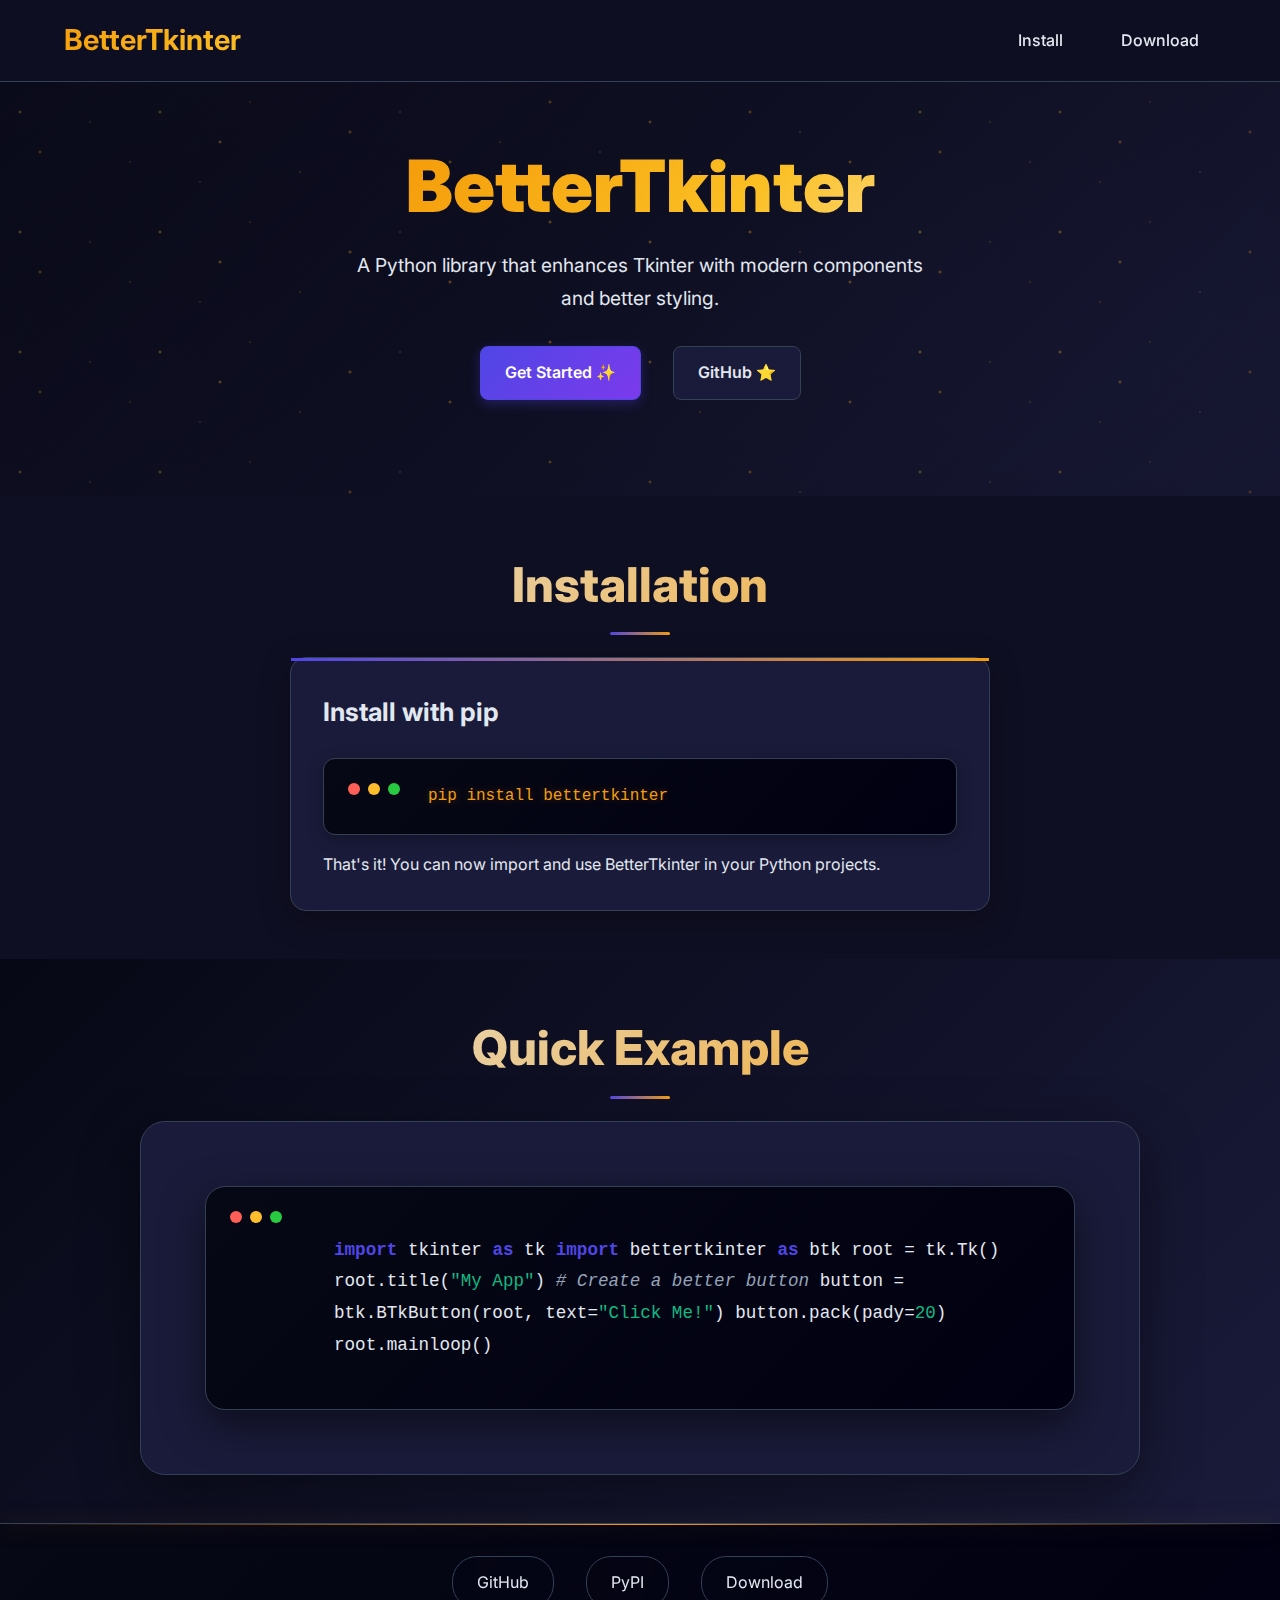
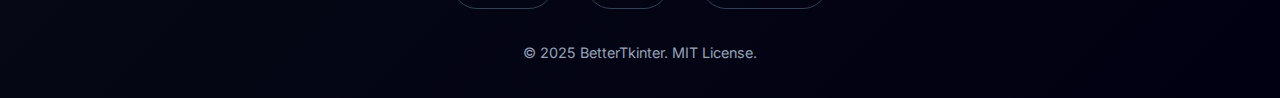
<file: index.html>
<!DOCTYPE html>
<html lang="en">
<head>
    <meta charset="UTF-8">
    <meta name="viewport" content="width=device-width, initial-scale=1.0">
    <meta name="description" content="BetterTkinter - A Python GUI library that enhances Tkinter with modern components.">
    <title>BetterTkinter - Python GUI Library</title>
    <link href="https://fonts.googleapis.com/css2?family=Inter:wght@300;400;500;600;700&display=swap" rel="stylesheet">
    
    <style>
        :root {
            --primary: #4f46e5;
            --primary-dark: #3730a3;
            --secondary: #7c3aed;
            --accent: #f59e0b;
            --success: #10b981;
            --dark: #0f0f23;
            --darker: #070815;
            --card-bg: #1a1b3a;
            --text: #e2e8f0;
            --text-light: #94a3b8;
            --text-dark: #1e293b;
            --border: #334155;
            --border-light: #475569;
            --shadow: rgba(0, 0, 0, 0.5);
            --shadow-lg: rgba(0, 0, 0, 0.7);
            --star-color: #fbbf24;
        }

        * {
            margin: 0;
            padding: 0;
            box-sizing: border-box;
        }

        body {
            font-family: 'Inter', -apple-system, BlinkMacSystemFont, 'Segoe UI', Roboto, sans-serif;
            line-height: 1.7;
            color: var(--text);
            background: var(--dark);
            overflow-x: hidden;
        }

        .container {
            max-width: 1200px;
            margin: 0 auto;
            padding: 0 24px;
        }

        /* Header & Navigation - Optimized */
        header {
            background: rgba(15, 15, 35, 0.95);
            backdrop-filter: blur(10px);
            border-bottom: 1px solid var(--border);
            color: var(--text);
            padding: 1rem 0;
            position: sticky;
            top: 0;
            z-index: 1000;
            transition: all 0.2s ease;
        }

        nav {
            display: flex;
            justify-content: space-between;
            align-items: center;
        }

        .logo {
            font-size: 1.8rem;
            font-weight: 700;
            background: linear-gradient(135deg, var(--accent), var(--star-color));
            -webkit-background-clip: text;
            -webkit-text-fill-color: transparent;
            background-clip: text;
        }

        .nav-links {
            list-style: none;
            display: flex;
            gap: 1.5rem;
        }

        .nav-links a {
            color: var(--text);
            text-decoration: none;
            padding: 0.5rem 1rem;
            border-radius: 8px;
            transition: all 0.2s ease;
            font-weight: 500;
            border: 1px solid transparent;
        }

        .nav-links a:hover {
            background: var(--primary);
            color: white;
            border-color: var(--primary);
        }

        /* Hero Section with Stars - Compact */
        .hero {
            text-align: center;
            padding: 4rem 0 6rem;
            position: relative;
            overflow: hidden;
            background: linear-gradient(135deg, var(--darker) 0%, var(--dark) 50%, var(--card-bg) 100%);
        }

        .hero::before {
            content: '';
            position: absolute;
            top: 0;
            left: 0;
            right: 0;
            bottom: 0;
            background-image: 
                radial-gradient(2px 2px at 20px 30px, var(--star-color), transparent),
                radial-gradient(2px 2px at 40px 70px, var(--accent), transparent),
                radial-gradient(1px 1px at 90px 40px, var(--star-color), transparent),
                radial-gradient(1px 1px at 130px 80px, var(--accent), transparent),
                radial-gradient(2px 2px at 160px 30px, var(--star-color), transparent),
                radial-gradient(1px 1px at 200px 100px, var(--accent), transparent),
                radial-gradient(2px 2px at 220px 60px, var(--star-color), transparent),
                radial-gradient(1px 1px at 250px 20px, var(--accent), transparent),
                radial-gradient(1px 1px at 300px 90px, var(--star-color), transparent),
                radial-gradient(2px 2px at 350px 50px, var(--accent), transparent),
                radial-gradient(1px 1px at 400px 30px, var(--star-color), transparent),
                radial-gradient(2px 2px at 450px 80px, var(--accent), transparent),
                radial-gradient(1px 1px at 500px 60px, var(--star-color), transparent),
                radial-gradient(2px 2px at 550px 20px, var(--accent), transparent),
                radial-gradient(1px 1px at 600px 70px, var(--star-color), transparent),
                radial-gradient(2px 2px at 650px 40px, var(--accent), transparent),
                radial-gradient(1px 1px at 700px 90px, var(--star-color), transparent),
                radial-gradient(2px 2px at 750px 30px, var(--accent), transparent),
                radial-gradient(1px 1px at 800px 50px, var(--star-color), transparent),
                radial-gradient(2px 2px at 850px 80px, var(--accent), transparent);
            background-repeat: repeat;
            background-size: 900px 120px;
            opacity: 0.6;
            animation: starfield 60s linear infinite;
        }

        .hero::after {
            content: '';
            position: absolute;
            top: 0;
            left: 0;
            right: 0;
            bottom: 0;
            background: radial-gradient(ellipse at center, transparent 0%, rgba(15, 15, 35, 0.4) 100%);
        }

        @keyframes starfield {
            0% { transform: translateX(0px); }
            100% { transform: translateX(-900px); }
        }

        .hero-content {
            position: relative;
            z-index: 2;
        }

        .hero h1 {
            font-size: clamp(2.5rem, 6vw, 4.5rem);
            font-weight: 900;
            margin-bottom: 1.5rem;
            background: linear-gradient(135deg, #ffffff 0%, var(--accent) 30%, var(--star-color) 60%, #ffffff 100%);
            -webkit-background-clip: text;
            -webkit-text-fill-color: transparent;
            background-clip: text;
            line-height: 1.1;
            position: relative;
        }

        .hero h1::after {
            content: '✨';
            position: absolute;
            top: -15px;
            right: -30px;
            font-size: 1.5rem;
            animation: twinkle 2s ease-in-out infinite alternate;
        }

        @keyframes twinkle {
            0% { opacity: 0.5; transform: scale(1); }
            100% { opacity: 1; transform: scale(1.1); }
        }

        .hero p {
            font-size: 1.2rem;
            font-weight: 400;
            margin-bottom: 2rem;
            color: var(--text);
            max-width: 600px;
            margin-left: auto;
            margin-right: auto;
        }

        .hero-buttons {
            display: flex;
            gap: 2rem;
            justify-content: center;
            flex-wrap: wrap;
        }

        .btn {
            display: inline-flex;
            align-items: center;
            gap: 0.5rem;
            padding: 0.75rem 1.5rem;
            font-size: 1rem;
            font-weight: 600;
            text-decoration: none;
            border-radius: 8px;
            transition: all 0.2s ease;
            border: none;
            cursor: pointer;
        }

        .btn-primary {
            background: linear-gradient(135deg, var(--primary), var(--secondary));
            color: white;
            box-shadow: 0 4px 12px rgba(79, 70, 229, 0.3);
            border: 1px solid var(--primary);
        }

        .btn-primary:hover {
            transform: translateY(-2px);
            box-shadow: 0 6px 20px rgba(79, 70, 229, 0.4);
        }

        .btn-secondary {
            background: var(--card-bg);
            color: var(--text);
            border: 1px solid var(--border);
        }

        .btn-secondary:hover {
            background: var(--card-bg);
            border-color: var(--accent);
            transform: translateY(-2px);
            box-shadow: 0 6px 16px rgba(245, 158, 11, 0.2);
        }

        /* Main Content Sections */
        .main-content {
            background: var(--dark);
            position: relative;
            z-index: 1;
        }

        .section {
            padding: 3rem 0;
        }

        .section:nth-child(even) {
            background: linear-gradient(135deg, var(--darker), var(--card-bg));
        }

        .section h2 {
            text-align: center;
            margin-bottom: 2rem;
            font-size: clamp(2rem, 4vw, 3rem);
            font-weight: 800;
            background: linear-gradient(135deg, var(--text), var(--accent));
            -webkit-background-clip: text;
            -webkit-text-fill-color: transparent;
            background-clip: text;
            position: relative;
        }

        .section h2::after {
            content: '';
            position: absolute;
            bottom: -10px;
            left: 50%;
            transform: translateX(-50%);
            width: 60px;
            height: 3px;
            background: linear-gradient(135deg, var(--primary), var(--accent));
            border-radius: 2px;
        }

        /* Installation Section - Compact */
        .install-card {
            max-width: 700px;
            margin: 0 auto;
            background: var(--card-bg);
            border-radius: 16px;
            box-shadow: 0 8px 32px rgba(0,0,0,0.3);
            padding: 2rem;
            border: 1px solid var(--border);
            position: relative;
        }

        .install-card::before {
            content: '';
            position: absolute;
            top: 0;
            left: 0;
            right: 0;
            height: 3px;
            background: linear-gradient(135deg, var(--primary), var(--accent));
        }

        .install-card h3 {
            font-size: 1.6rem;
            margin-bottom: 1.5rem;
            color: var(--text);
            font-weight: 700;
        }

        .code-block {
            background: linear-gradient(135deg, var(--darker), #000012);
            color: #e2e8f0;
            padding: 1.5rem;
            border-radius: 12px;
            font-family: 'Fira Code', 'Courier New', monospace;
            font-size: 1rem;
            margin: 1rem 0;
            overflow-x: auto;
            position: relative;
            border: 1px solid var(--border);
            box-shadow: 0 4px 16px rgba(0,0,0,0.3);
        }

        .code-block::before {
            content: '';
            position: absolute;
            top: 1.5rem;
            left: 1.5rem;
            width: 12px;
            height: 12px;
            background: #ff5f57;
            border-radius: 50%;
            box-shadow: 20px 0 #ffbd2e, 40px 0 #28ca42;
        }

        .code-block code {
            margin-left: 5rem;
            display: block;
            color: var(--accent);
            text-shadow: 0 0 10px rgba(245, 158, 11, 0.3);
        }

        /* Quick Example */
        .example-card {
            max-width: 1000px;
            margin: 0 auto;
            background: var(--card-bg);
            border-radius: 25px;
            box-shadow: 0 20px 60px rgba(0,0,0,0.4);
            padding: 4rem;
            border: 1px solid var(--border);
        }

        .example-code {
            background: linear-gradient(135deg, var(--darker), #000012);
            color: #e2e8f0;
            padding: 3rem;
            border-radius: 20px;
            font-family: 'Fira Code', 'Courier New', monospace;
            font-size: 1.1rem;
            line-height: 1.8;
            overflow-x: auto;
            position: relative;
            border: 1px solid var(--border);
            box-shadow: 0 15px 40px rgba(0,0,0,0.5);
        }

        .example-code::before {
            content: '';
            position: absolute;
            top: 1.5rem;
            left: 1.5rem;
            width: 12px;
            height: 12px;
            background: #ff5f57;
            border-radius: 50%;
            box-shadow: 20px 0 #ffbd2e, 40px 0 #28ca42;
        }

        .example-code .code-content {
            margin-left: 5rem;
        }

        .keyword { color: var(--primary); font-weight: 600; }
        .string { color: var(--success); }
        .comment { color: var(--text-light); font-style: italic; }

        /* Components Grid */
        .components-section {
            background: linear-gradient(135deg, var(--darker), var(--card-bg));
        }

        .grid {
            display: grid;
            grid-template-columns: repeat(auto-fit, minmax(300px, 1fr));
            gap: 1.5rem;
            margin-top: 2rem;
        }

        .component-card {
            background: var(--card-bg);
            padding: 2rem;
            border-radius: 16px;
            box-shadow: 0 8px 24px rgba(0,0,0,0.2);
            border: 1px solid var(--border);
            transition: all 0.2s ease;
            position: relative;
        }

        .component-card::before {
            content: '';
            position: absolute;
            top: 0;
            left: 0;
            right: 0;
            height: 3px;
            background: linear-gradient(135deg, var(--primary), var(--accent));
            transform: translateX(-100%);
            transition: transform 0.4s ease;
        }

        .component-card:hover::before {
            transform: translateX(0);
        }

        .component-card:hover {
            transform: translateY(-4px);
            box-shadow: 0 12px 32px rgba(0,0,0,0.3);
            border-color: var(--accent);
        }

        .component-card h3 {
            font-size: 1.4rem;
            margin-bottom: 1rem;
            color: var(--text);
            font-weight: 700;
            display: flex;
            align-items: center;
            gap: 0.5rem;
        }

        .component-card h3::before {
            content: '⭐';
            font-size: 1.2rem;
        }

        .component-card p {
            color: var(--text-light);
            font-size: 1rem;
            line-height: 1.6;
        }

        /* Footer - Compact */
        footer {
            background: linear-gradient(135deg, var(--darker), #000012);
            color: var(--text);
            text-align: center;
            padding: 2rem 0;
            position: relative;
            border-top: 1px solid var(--border);
        }

        footer::before {
            content: '';
            position: absolute;
            top: 0;
            left: 0;
            right: 0;
            height: 1px;
            background: linear-gradient(90deg, transparent, var(--accent), transparent);
            box-shadow: 0 0 20px rgba(245, 158, 11, 0.5);
        }

        .footer-content {
            position: relative;
            z-index: 2;
        }

        .footer-links {
            margin-bottom: 2rem;
            display: flex;
            justify-content: center;
            gap: 2rem;
            flex-wrap: wrap;
        }

        .footer-links a {
            color: var(--text);
            text-decoration: none;
            padding: 0.75rem 1.5rem;
            border-radius: 25px;
            transition: all 0.3s ease;
            border: 1px solid var(--border);
            backdrop-filter: blur(10px);
            position: relative;
            overflow: hidden;
        }

        .footer-links a::before {
            content: '';
            position: absolute;
            top: 0;
            left: -100%;
            width: 100%;
            height: 100%;
            background: linear-gradient(135deg, var(--primary), var(--accent));
            transition: left 0.3s ease;
            z-index: -1;
        }

        .footer-links a:hover::before {
            left: 0;
        }

        .footer-links a:hover {
            color: white;
            transform: translateY(-2px);
            box-shadow: 0 8px 25px rgba(245, 158, 11, 0.4);
        }

        footer p {
            color: var(--text-light);
            font-size: 0.9rem;
        }

        /* Responsive Design */
        @media (max-width: 768px) {
            .nav-links {
                display: none;
            }
            
            .hero {
                padding: 4rem 0 6rem;
            }
            
            .hero h1 {
                font-size: 2.5rem;
            }

            .hero-buttons {
                flex-direction: column;
                align-items: center;
            }
            
            .grid {
                grid-template-columns: 1fr;
            }

            .install-card, .example-card {
                padding: 2rem;
            }

            .section {
                padding: 3rem 0;
            }
        }

        /* Smooth Animations */
        @keyframes fadeInUp {
            from {
                opacity: 0;
                transform: translateY(30px);
            }
            to {
                opacity: 1;
                transform: translateY(0);
            }
        }

        .hero-content,
        .install-card,
        .example-card,
        .component-card {
            animation: fadeInUp 0.8s ease-out;
        }

        /* Scrollbar Styling */
        ::-webkit-scrollbar {
            width: 8px;
        }

        ::-webkit-scrollbar-track {
            background: #f1f1f1;
        }

        ::-webkit-scrollbar-thumb {
            background: linear-gradient(135deg, var(--primary), var(--secondary));
            border-radius: 4px;
        }

        ::-webkit-scrollbar-thumb:hover {
            background: linear-gradient(135deg, var(--primary-dark), var(--secondary));
        }
    </style>
</head>
<body>
    <header>
        <div class="container">
            <nav>
                <div class="logo">BetterTkinter</div>
                <ul class="nav-links">
                    <li><a href="#install">Install</a></li>
                    <li><a href="download.html">Download</a></li>
                </ul>
            </nav>
        </div>
    </header>

    <section class="hero">
        <div class="container">
            <div class="hero-content">
                <h1>BetterTkinter</h1>
                <p>A Python library that enhances Tkinter with modern components and better styling.</p>
                <div class="hero-buttons">
                    <a href="#install" class="btn btn-primary">Get Started ✨</a>
                    <a href="https://github.com/Velyzo/BetterTkinter" class="btn btn-secondary">GitHub ⭐</a>
                </div>
            </div>
        </div>
    </section>

    <div class="main-content">
        <section id="install" class="section">
            <div class="container">
                <h2>Installation</h2>
                <div class="install-card">
                    <h3>Install with pip</h3>
                    <div class="code-block">
                        <code>pip install bettertkinter</code>
                    </div>
                    <p>That's it! You can now import and use BetterTkinter in your Python projects.</p>
                </div>
            </div>
        </section>

        <section class="section">
            <div class="container">
                <h2>Quick Example</h2>
                <div class="example-card">
                    <div class="example-code">
                        <div class="code-content">
<span class="keyword">import</span> tkinter <span class="keyword">as</span> tk
<span class="keyword">import</span> bettertkinter <span class="keyword">as</span> btk

root = tk.Tk()
root.title(<span class="string">"My App"</span>)

<span class="comment"># Create a better button</span>
button = btk.BTkButton(root, text=<span class="string">"Click Me!"</span>)
button.pack(pady=<span class="string">20</span>)

root.mainloop()
                        </div>
                    </div>
                </div>
            </div>
        </section>

    <footer>
        <div class="container">
            <div class="footer-content">
                <div class="footer-links">
                    <a href="https://github.com/Velyzo/BetterTkinter">GitHub</a>
                    <a href="https://pypi.org/project/BetterTkinter/">PyPI</a>
                    <a href="download.html">Download</a>
                </div>
                <p>&copy; 2025 BetterTkinter. MIT License.</p>
            </div>
        </div>
    </footer>
</body>
</html>
</file>
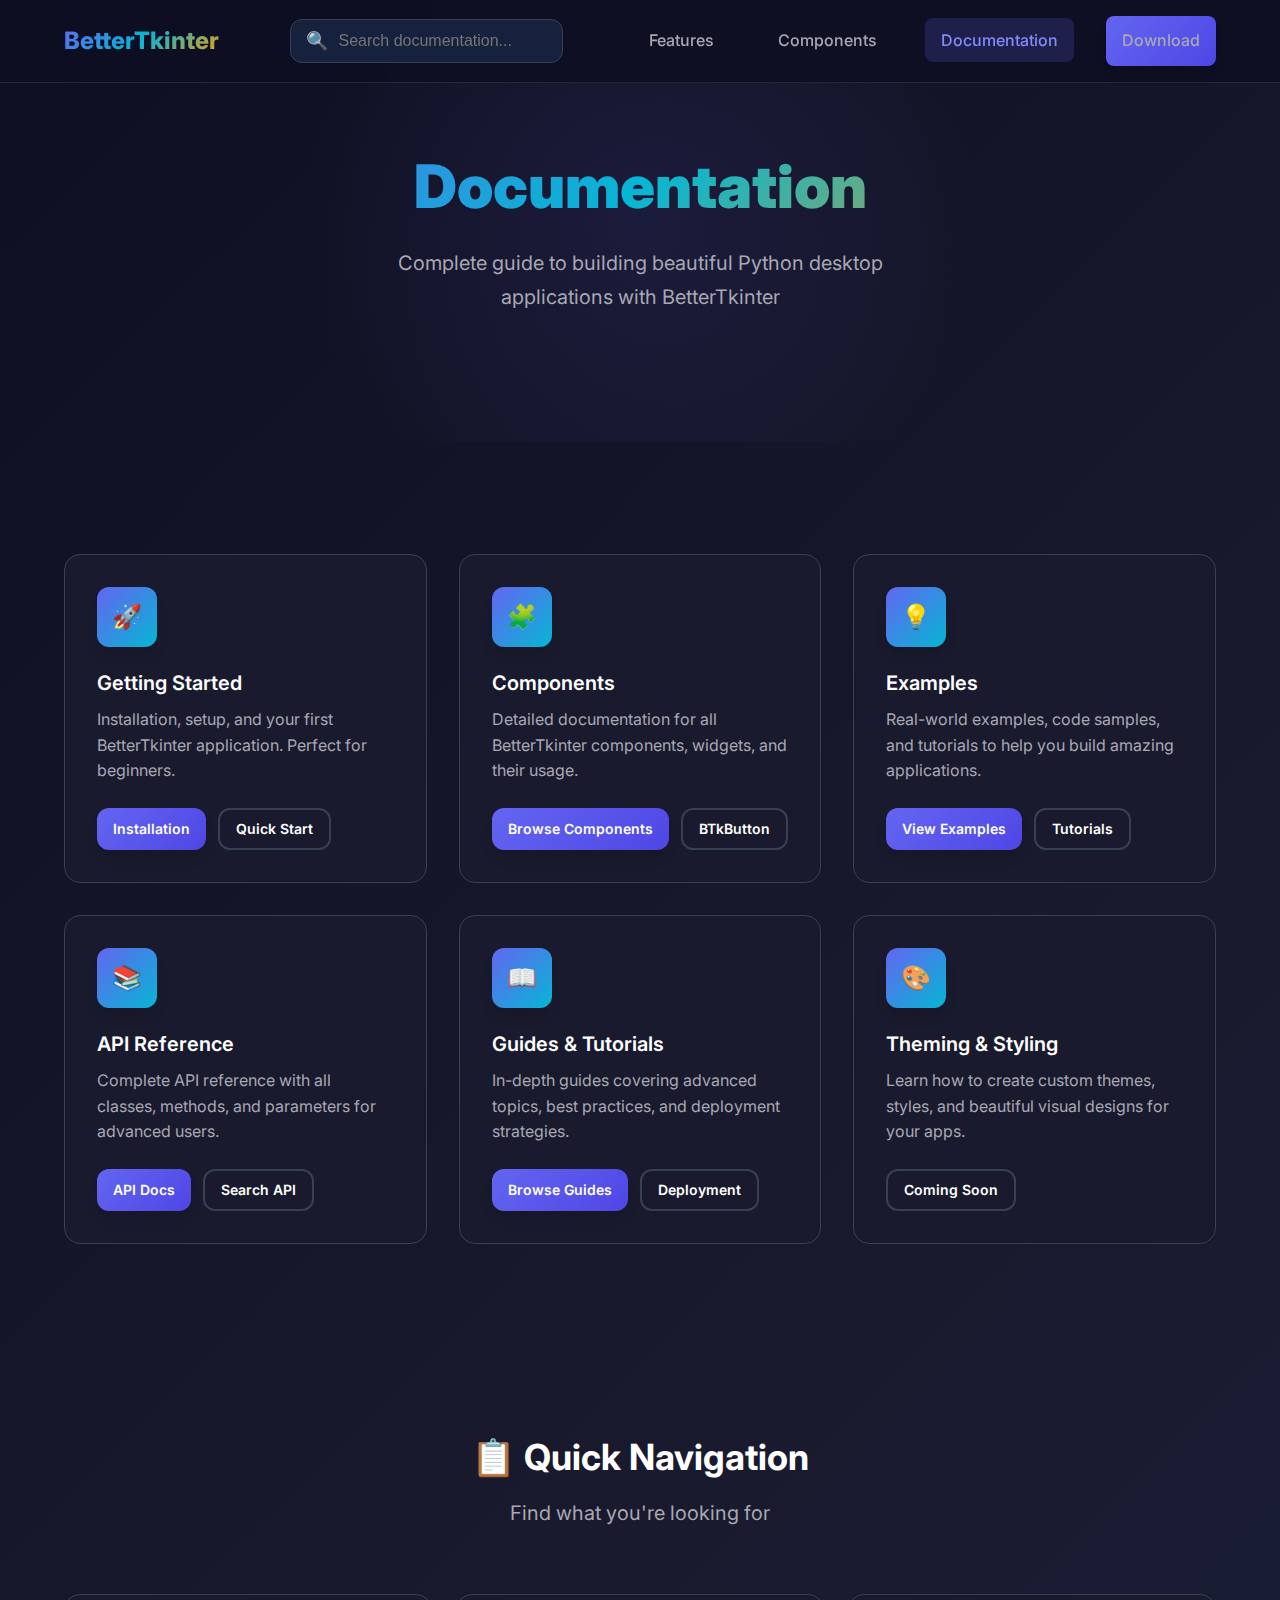
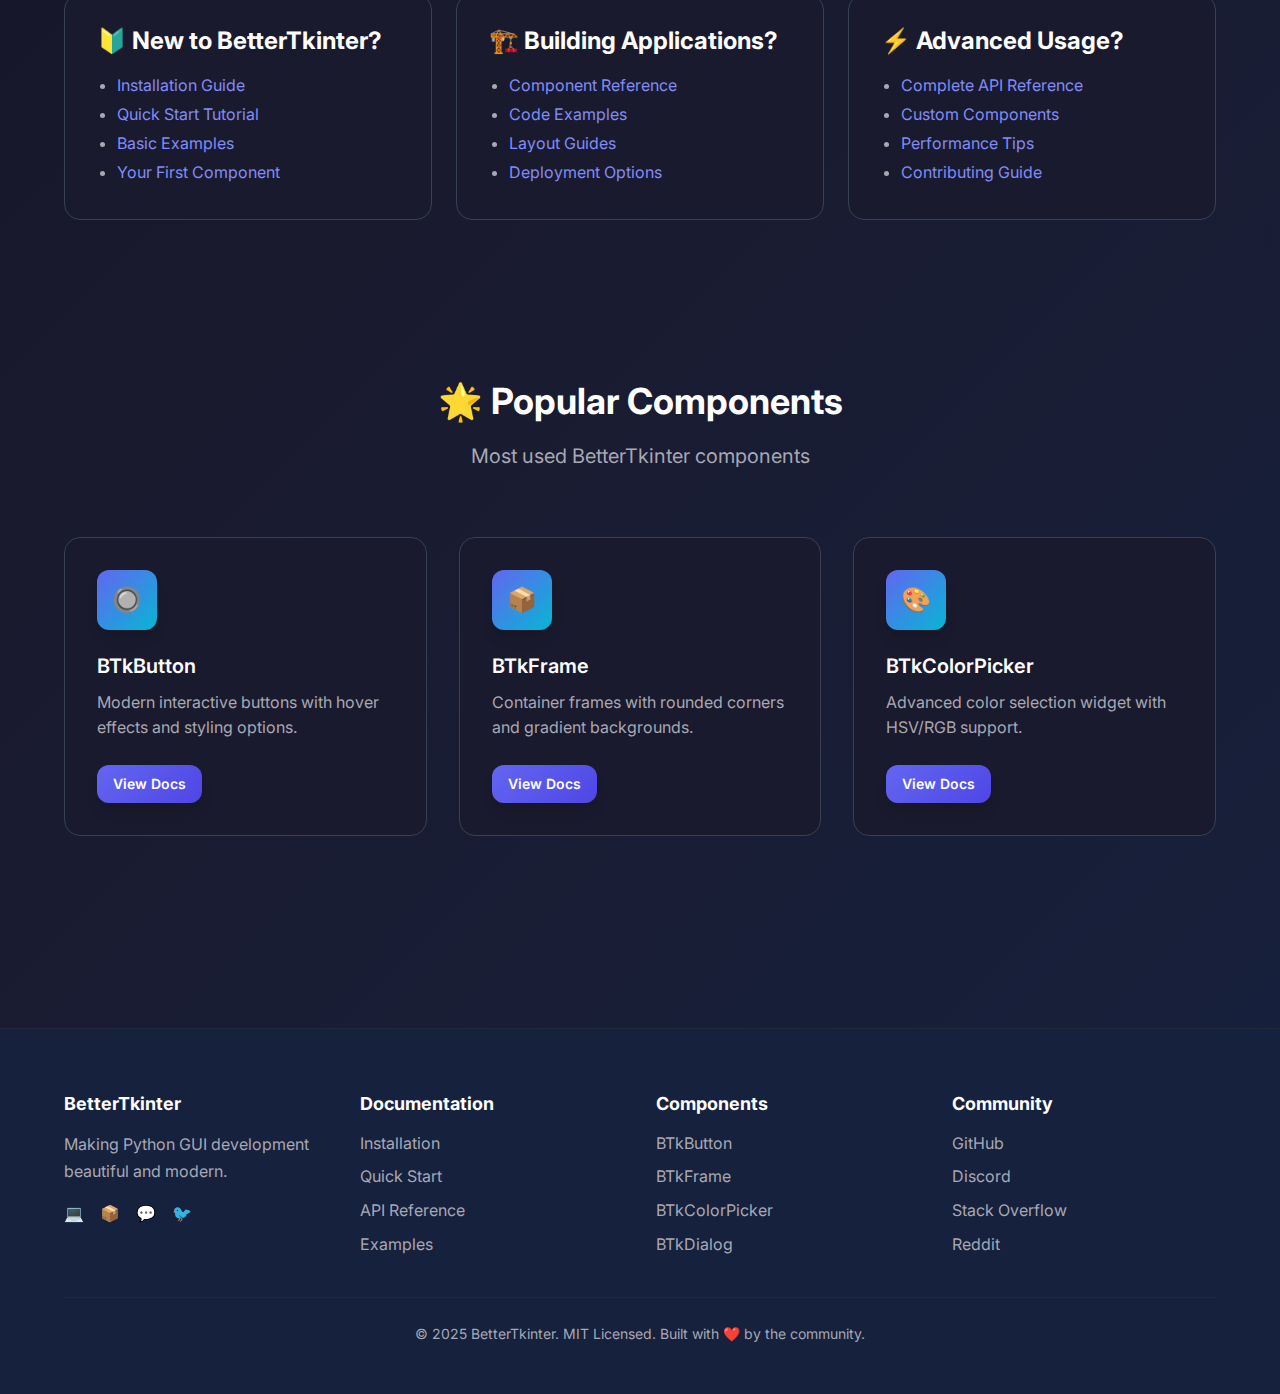
<file: docs/index.html>
<!DOCTYPE html>
<html lang="en">
<head>
    <meta charset="UTF-8">
    <meta name="viewport" content="width=device-width, initial-scale=1.0">
    <meta name="description" content="Documentation for BetterTkinter - Modern Python GUI Library with beautiful components and advanced features.">
    <title>Documentation | BetterTkinter</title>
    
    <!-- Fonts -->
    <link rel="preconnect" href="https://fonts.googleapis.com">
    <link rel="preconnect" href="https://fonts.gstatic.com" crossorigin>
    <link href="https://fonts.googleapis.com/css2?family=Inter:wght@300;400;500;600;700;800;900&family=Fira+Code:wght@300;400;500;600&display=swap" rel="stylesheet">
    
    <!-- Stylesheets -->
    <link rel="stylesheet" href="../assets/css/main.css">
    <link rel="stylesheet" href="../assets/css/components.css">
    
    <!-- Favicon -->
    <link rel="icon" type="image/png" sizes="32x32" href="../assets/img/favicon-32x32.png">
    <link rel="icon" type="image/png" sizes="16x16" href="../assets/img/favicon-16x16.png">
</head>
<body>
    <!-- Header -->
    <header class="header">
        <div class="container">
            <nav class="navbar">
                <a href="../" class="navbar-brand">BetterTkinter</a>
                
                <div class="search-container">
                    <span class="search-icon">🔍</span>
                    <input type="text" class="search-input" placeholder="Search documentation...">
                </div>
                
                <ul class="navbar-nav">
                    <li><a href="../#features">Features</a></li>
                    <li><a href="../#components">Components</a></li>
                    <li><a href="../docs/" class="active">Documentation</a></li>
                    <li><a href="../download.html" class="btn btn-primary">Download</a></li>
                </ul>
                
                <button class="mobile-menu-toggle">☰</button>
            </nav>
        </div>
    </header>

    <!-- Hero Section -->
    <section class="hero">
        <div class="container">
            <div class="hero-content">
                <h1 class="hero-title">Documentation</h1>
                <p class="hero-subtitle">
                    Complete guide to building beautiful Python desktop applications with BetterTkinter
                </p>
            </div>
        </div>
    </section>

    <!-- Documentation Sections -->
    <section class="section">
        <div class="container">
            <div class="component-grid">
                <!-- Getting Started -->
                <div class="component-card">
                    <div class="component-icon">🚀</div>
                    <h3 class="component-title">Getting Started</h3>
                    <p class="component-description">
                        Installation, setup, and your first BetterTkinter application. Perfect for beginners.
                    </p>
                    <div class="component-links">
                        <a href="guides/installation.html" class="btn btn-primary">Installation</a>
                        <a href="guides/quickstart.html" class="btn btn-secondary">Quick Start</a>
                    </div>
                </div>

                <!-- Components -->
                <div class="component-card">
                    <div class="component-icon">🧩</div>
                    <h3 class="component-title">Components</h3>
                    <p class="component-description">
                        Detailed documentation for all BetterTkinter components, widgets, and their usage.
                    </p>
                    <div class="component-links">
                        <a href="components/" class="btn btn-primary">Browse Components</a>
                        <a href="components/BTkButton.html" class="btn btn-secondary">BTkButton</a>
                    </div>
                </div>

                <!-- Examples -->
                <div class="component-card">
                    <div class="component-icon">💡</div>
                    <h3 class="component-title">Examples</h3>
                    <p class="component-description">
                        Real-world examples, code samples, and tutorials to help you build amazing applications.
                    </p>
                    <div class="component-links">
                        <a href="examples/" class="btn btn-primary">View Examples</a>
                        <a href="#" class="btn btn-secondary">Tutorials</a>
                    </div>
                </div>

                <!-- API Reference -->
                <div class="component-card">
                    <div class="component-icon">📚</div>
                    <h3 class="component-title">API Reference</h3>
                    <p class="component-description">
                        Complete API reference with all classes, methods, and parameters for advanced users.
                    </p>
                    <div class="component-links">
                        <a href="api/" class="btn btn-primary">API Docs</a>
                        <a href="#" class="btn btn-secondary">Search API</a>
                    </div>
                </div>

                <!-- Guides -->
                <div class="component-card">
                    <div class="component-icon">📖</div>
                    <h3 class="component-title">Guides & Tutorials</h3>
                    <p class="component-description">
                        In-depth guides covering advanced topics, best practices, and deployment strategies.
                    </p>
                    <div class="component-links">
                        <a href="guides/" class="btn btn-primary">Browse Guides</a>
                        <a href="guides/deployment.html" class="btn btn-secondary">Deployment</a>
                    </div>
                </div>

                <!-- Theming -->
                <div class="component-card">
                    <div class="component-icon">🎨</div>
                    <h3 class="component-title">Theming & Styling</h3>
                    <p class="component-description">
                        Learn how to create custom themes, styles, and beautiful visual designs for your apps.
                    </p>
                    <div class="component-links">
                        <a href="#" class="btn btn-secondary">Coming Soon</a>
                    </div>
                </div>
            </div>
        </div>
    </section>

    <!-- Quick Navigation -->
    <section class="section">
        <div class="container">
            <div class="section-header">
                <h2 class="section-title">📋 Quick Navigation</h2>
                <p class="section-subtitle">Find what you're looking for</p>
            </div>
            
            <div class="grid grid-cols-3">
                <div class="card">
                    <h3>🔰 New to BetterTkinter?</h3>
                    <ul style="list-style-type: disc; padding-left: var(--space-5); color: var(--dark-text-secondary); line-height: 1.8;">
                        <li><a href="guides/installation.html">Installation Guide</a></li>
                        <li><a href="guides/quickstart.html">Quick Start Tutorial</a></li>
                        <li><a href="examples/">Basic Examples</a></li>
                        <li><a href="components/BTkButton.html">Your First Component</a></li>
                    </ul>
                </div>
                
                <div class="card">
                    <h3>🏗️ Building Applications?</h3>
                    <ul style="list-style-type: disc; padding-left: var(--space-5); color: var(--dark-text-secondary); line-height: 1.8;">
                        <li><a href="components/">Component Reference</a></li>
                        <li><a href="examples/">Code Examples</a></li>
                        <li><a href="#" >Layout Guides</a></li>
                        <li><a href="guides/deployment.html">Deployment Options</a></li>
                    </ul>
                </div>
                
                <div class="card">
                    <h3>⚡ Advanced Usage?</h3>
                    <ul style="list-style-type: disc; padding-left: var(--space-5); color: var(--dark-text-secondary); line-height: 1.8;">
                        <li><a href="api/">Complete API Reference</a></li>
                        <li><a href="#">Custom Components</a></li>
                        <li><a href="#">Performance Tips</a></li>
                        <li><a href="#">Contributing Guide</a></li>
                    </ul>
                </div>
            </div>
        </div>
    </section>

    <!-- Popular Components -->
    <section class="section">
        <div class="container">
            <div class="section-header">
                <h2 class="section-title">🌟 Popular Components</h2>
                <p class="section-subtitle">Most used BetterTkinter components</p>
            </div>
            
            <div class="component-grid">
                <div class="component-card">
                    <div class="component-icon">🔘</div>
                    <h3 class="component-title">BTkButton</h3>
                    <p class="component-description">Modern interactive buttons with hover effects and styling options.</p>
                    <div class="component-links">
                        <a href="components/BTkButton.html" class="btn btn-primary">View Docs</a>
                    </div>
                </div>

                <div class="component-card">
                    <div class="component-icon">📦</div>
                    <h3 class="component-title">BTkFrame</h3>
                    <p class="component-description">Container frames with rounded corners and gradient backgrounds.</p>
                    <div class="component-links">
                        <a href="components/BTkFrame.html" class="btn btn-primary">View Docs</a>
                    </div>
                </div>

                <div class="component-card">
                    <div class="component-icon">🎨</div>
                    <h3 class="component-title">BTkColorPicker</h3>
                    <p class="component-description">Advanced color selection widget with HSV/RGB support.</p>
                    <div class="component-links">
                        <a href="components/BTkColorPicker.html" class="btn btn-primary">View Docs</a>
                    </div>
                </div>
            </div>
        </div>
    </section>

    <!-- Footer -->
    <footer class="footer">
        <div class="container">
            <div class="footer-content">
                <div class="footer-section">
                    <h3>BetterTkinter</h3>
                    <p style="color: var(--dark-text-secondary); margin-bottom: var(--space-4);">
                        Making Python GUI development beautiful and modern.
                    </p>
                    <div style="display: flex; gap: var(--space-4);">
                        <a href="https://github.com/Velyzo/BetterTkinter" target="_blank" data-tooltip="GitHub Repository">💻</a>
                        <a href="https://pypi.org/project/BetterTkinter/" target="_blank" data-tooltip="PyPI Package">📦</a>
                        <a href="#" data-tooltip="Discord Community">💬</a>
                        <a href="#" data-tooltip="Twitter">🐦</a>
                    </div>
                </div>
                
                <div class="footer-section">
                    <h3>Documentation</h3>
                    <ul>
                        <li><a href="guides/installation.html">Installation</a></li>
                        <li><a href="guides/quickstart.html">Quick Start</a></li>
                        <li><a href="api/">API Reference</a></li>
                        <li><a href="examples/">Examples</a></li>
                    </ul>
                </div>
                
                <div class="footer-section">
                    <h3>Components</h3>
                    <ul>
                        <li><a href="components/BTkButton.html">BTkButton</a></li>
                        <li><a href="components/BTkFrame.html">BTkFrame</a></li>
                        <li><a href="components/BTkColorPicker.html">BTkColorPicker</a></li>
                        <li><a href="components/BTkDialog.html">BTkDialog</a></li>
                    </ul>
                </div>
                
                <div class="footer-section">
                    <h3>Community</h3>
                    <ul>
                        <li><a href="https://github.com/Velyzo/BetterTkinter" target="_blank">GitHub</a></li>
                        <li><a href="#" target="_blank">Discord</a></li>
                        <li><a href="#" target="_blank">Stack Overflow</a></li>
                        <li><a href="#" target="_blank">Reddit</a></li>
                    </ul>
                </div>
            </div>
            
            <div class="footer-bottom">
                <p>&copy; 2025 BetterTkinter. MIT Licensed. Built with ❤️ by the community.</p>
            </div>
        </div>
    </footer>

    <!-- Scripts -->
    <script src="../assets/js/main.js"></script>
</body>
</html>
</file>
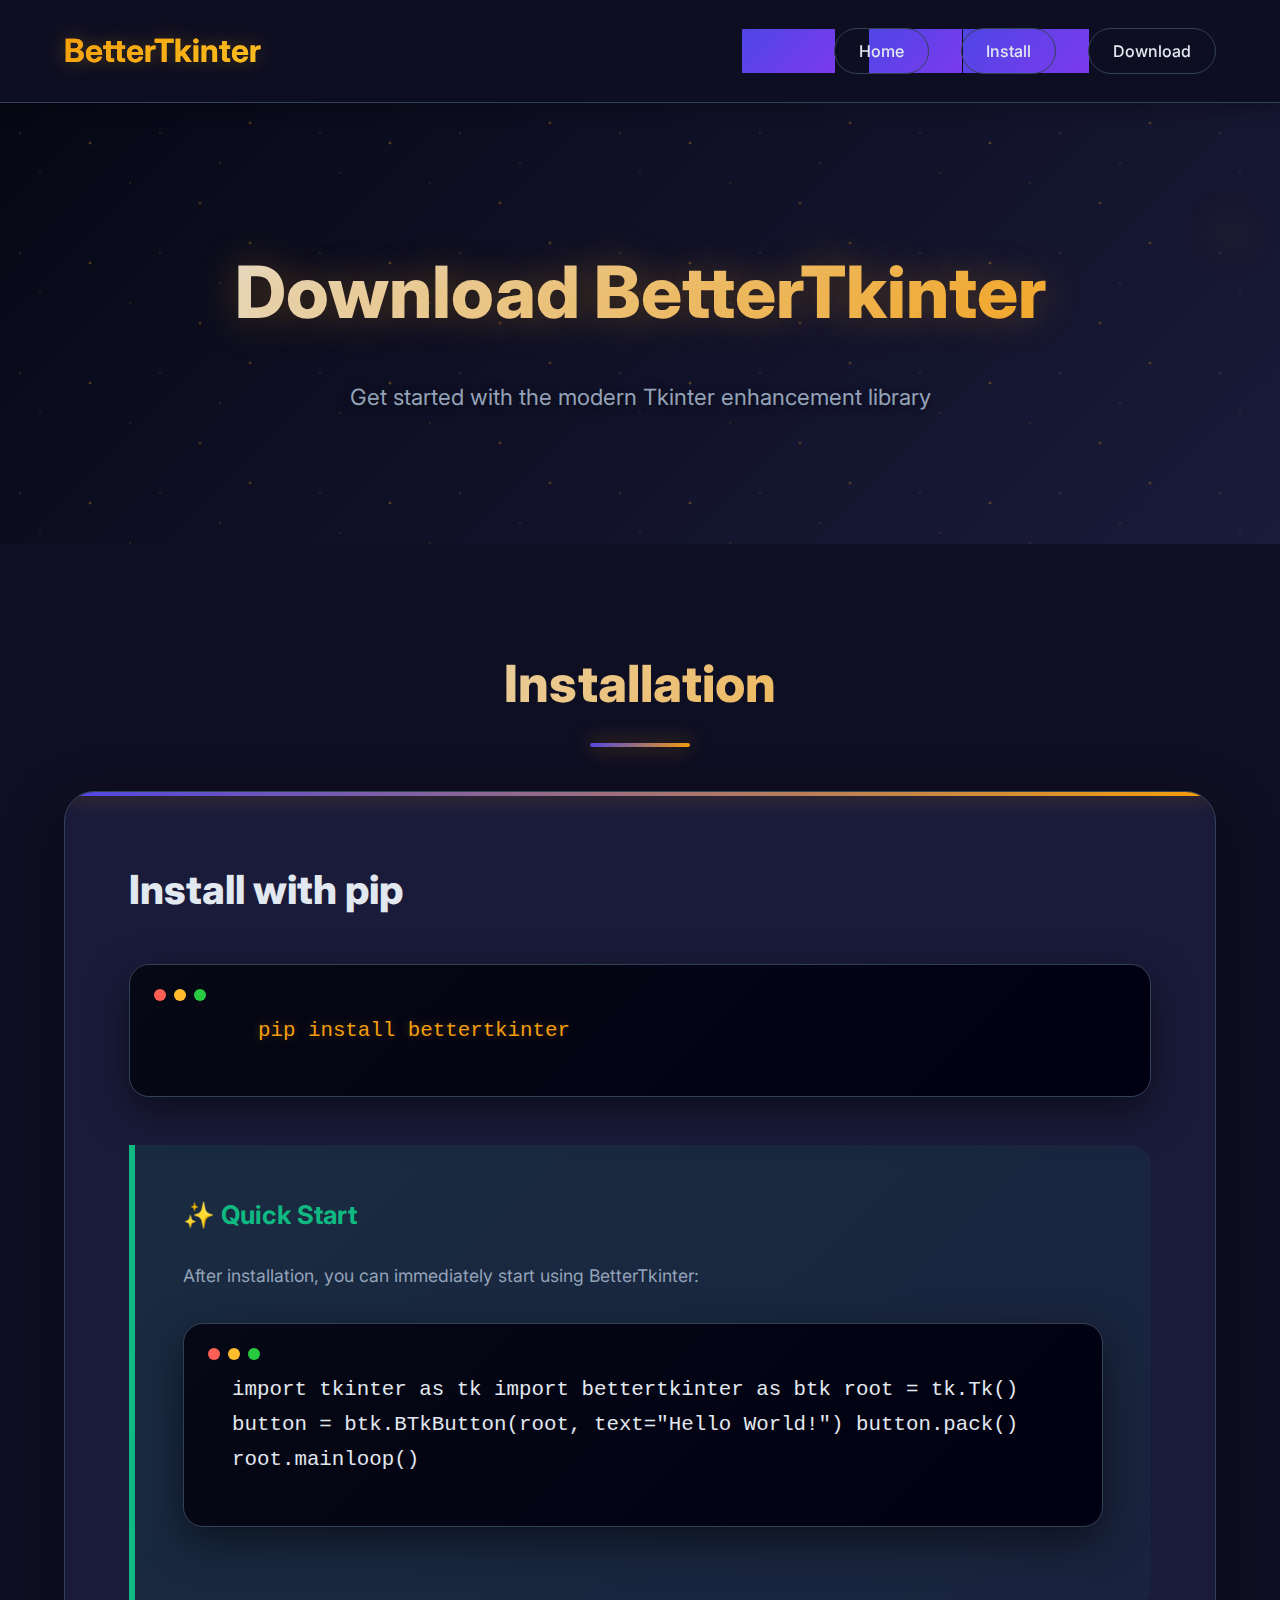
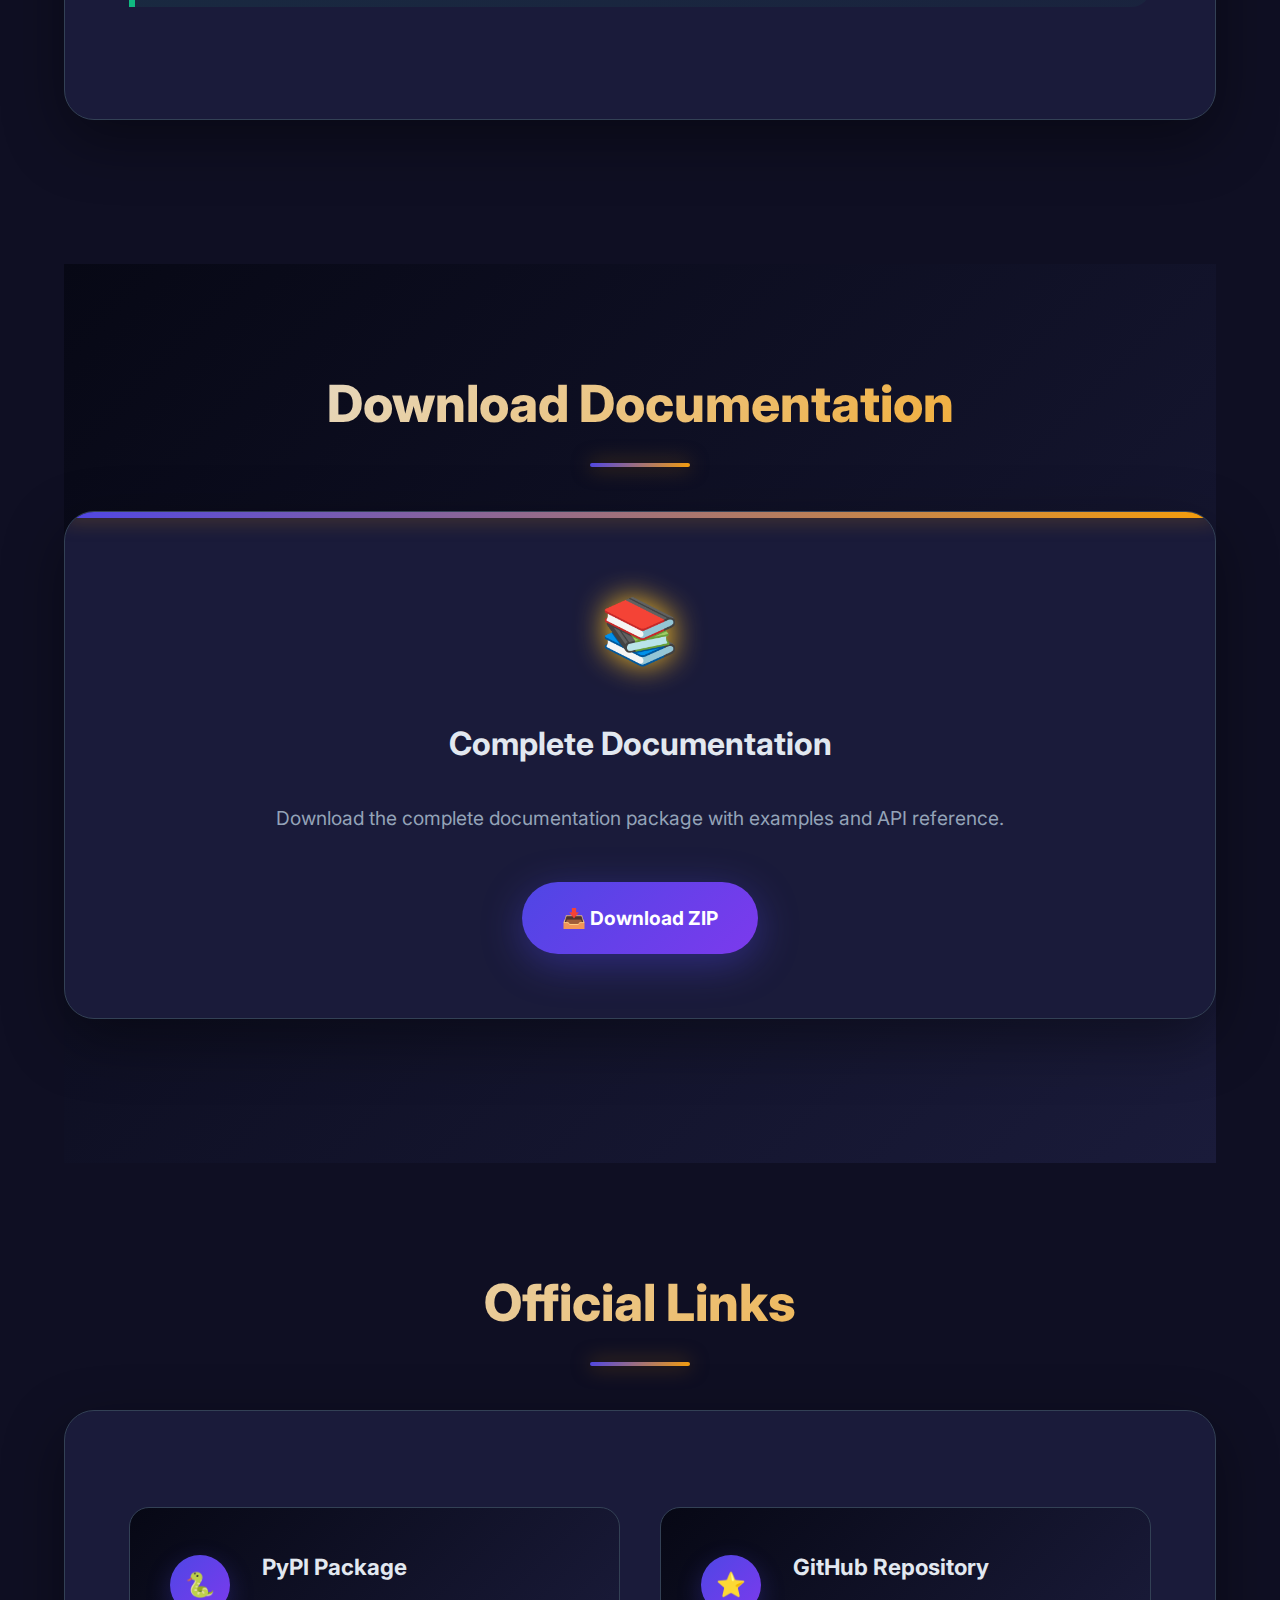
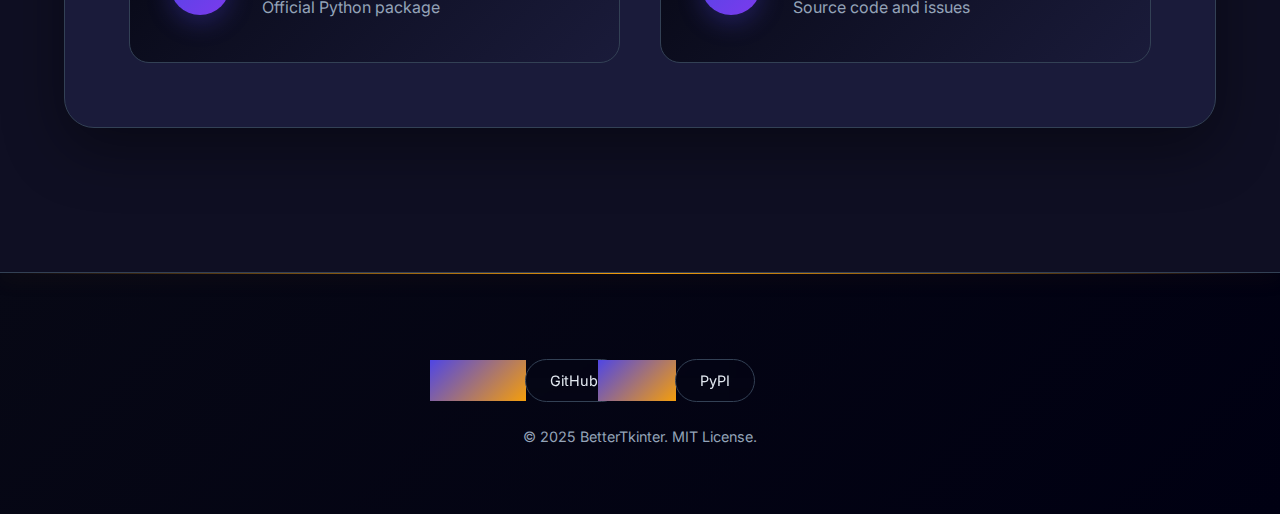
<file: download-dark.html>
<!DOCTYPE html>
<html lang="en">
<head>
    <meta charset="UTF-8">
    <meta name="viewport" content="width=device-width, initial-scale=1.0">
    <title>Download - BetterTkinter</title>
    <link href="https://fonts.googleapis.com/css2?family=Inter:wght@300;400;500;600;700&display=swap" rel="stylesheet">
    
    <style>
        :root {
            --primary: #4f46e5;
            --primary-dark: #3730a3;
            --secondary: #7c3aed;
            --accent: #f59e0b;
            --success: #10b981;
            --dark: #0f0f23;
            --darker: #070815;
            --card-bg: #1a1b3a;
            --text: #e2e8f0;
            --text-light: #94a3b8;
            --text-dark: #1e293b;
            --border: #334155;
            --border-light: #475569;
            --shadow: rgba(0, 0, 0, 0.5);
            --shadow-lg: rgba(0, 0, 0, 0.7);
            --star-color: #fbbf24;
        }

        * {
            margin: 0;
            padding: 0;
            box-sizing: border-box;
        }

        body {
            font-family: 'Inter', -apple-system, BlinkMacSystemFont, 'Segoe UI', Roboto, sans-serif;
            line-height: 1.7;
            color: var(--text);
            background: var(--dark);
            overflow-x: hidden;
        }

        .container {
            max-width: 1200px;
            margin: 0 auto;
            padding: 0 24px;
        }

        /* Header & Navigation */
        header {
            background: rgba(15, 15, 35, 0.95);
            backdrop-filter: blur(20px);
            border-bottom: 1px solid var(--border);
            padding: 1.5rem 0;
            position: sticky;
            top: 0;
            z-index: 1000;
            box-shadow: 0 2px 20px rgba(0,0,0,0.3);
        }

        nav {
            display: flex;
            justify-content: space-between;
            align-items: center;
        }

        .logo {
            font-size: 2rem;
            font-weight: 700;
            background: linear-gradient(135deg, var(--accent), var(--star-color));
            -webkit-background-clip: text;
            -webkit-text-fill-color: transparent;
            background-clip: text;
            text-shadow: 0 0 20px rgba(251, 191, 36, 0.3);
        }

        .logo a {
            text-decoration: none;
            background: inherit;
            -webkit-background-clip: inherit;
            -webkit-text-fill-color: inherit;
            background-clip: inherit;
        }

        .nav-links {
            list-style: none;
            display: flex;
            gap: 2rem;
        }

        .nav-links a {
            color: var(--text);
            text-decoration: none;
            padding: 0.75rem 1.5rem;
            border-radius: 50px;
            transition: all 0.3s ease;
            font-weight: 500;
            border: 1px solid var(--border);
            position: relative;
            overflow: hidden;
        }

        .nav-links a::before {
            content: '';
            position: absolute;
            top: 0;
            left: -100%;
            width: 100%;
            height: 100%;
            background: linear-gradient(135deg, var(--primary), var(--secondary));
            transition: left 0.3s ease;
            z-index: -1;
        }

        .nav-links a:hover::before {
            left: 0;
        }

        .nav-links a:hover {
            color: white;
            transform: translateY(-2px);
            box-shadow: 0 8px 25px rgba(79, 70, 229, 0.4);
        }

        /* Page Header with Stars */
        .page-header {
            background: linear-gradient(135deg, var(--darker), var(--card-bg));
            color: var(--text);
            text-align: center;
            padding: 8rem 0;
            position: relative;
            overflow: hidden;
        }

        .page-header::before {
            content: '';
            position: absolute;
            top: 0;
            left: 0;
            right: 0;
            bottom: 0;
            background-image: 
                radial-gradient(1px 1px at 20px 30px, var(--star-color), transparent),
                radial-gradient(1px 1px at 40px 70px, var(--accent), transparent),
                radial-gradient(2px 2px at 90px 40px, var(--star-color), transparent),
                radial-gradient(1px 1px at 130px 80px, var(--accent), transparent),
                radial-gradient(1px 1px at 160px 30px, var(--star-color), transparent),
                radial-gradient(2px 2px at 200px 100px, var(--accent), transparent),
                radial-gradient(1px 1px at 220px 60px, var(--star-color), transparent),
                radial-gradient(2px 2px at 250px 20px, var(--accent), transparent);
            background-repeat: repeat;
            background-size: 300px 120px;
            opacity: 0.4;
            animation: starfield 40s linear infinite;
        }

        @keyframes starfield {
            0% { transform: translateX(0px); }
            100% { transform: translateX(-300px); }
        }

        .page-header-content {
            position: relative;
            z-index: 2;
        }

        .page-header h1 {
            font-size: clamp(2.5rem, 6vw, 4.5rem);
            font-weight: 800;
            margin-bottom: 1.5rem;
            background: linear-gradient(135deg, var(--text), var(--accent));
            -webkit-background-clip: text;
            -webkit-text-fill-color: transparent;
            background-clip: text;
            text-shadow: 0 0 40px rgba(245, 158, 11, 0.3);
            position: relative;
        }

        .page-header h1::after {
            content: '💫';
            position: absolute;
            top: -20px;
            right: -30px;
            font-size: 1.5rem;
            animation: twinkle 2s ease-in-out infinite alternate;
        }

        @keyframes twinkle {
            0% { opacity: 0.5; transform: scale(1) rotate(0deg); }
            100% { opacity: 1; transform: scale(1.2) rotate(180deg); }
        }

        .page-header p {
            font-size: 1.4rem;
            color: var(--text-light);
            text-shadow: 0 2px 10px rgba(0,0,0,0.5);
        }

        /* Sections */
        .section {
            padding: 6rem 0;
            background: var(--dark);
            position: relative;
        }

        .section:nth-child(even) {
            background: linear-gradient(135deg, var(--darker), var(--card-bg));
        }

        .section h2 {
            text-align: center;
            margin-bottom: 4rem;
            font-size: clamp(2rem, 4vw, 3.5rem);
            font-weight: 800;
            background: linear-gradient(135deg, var(--text), var(--accent));
            -webkit-background-clip: text;
            -webkit-text-fill-color: transparent;
            background-clip: text;
            position: relative;
        }

        .section h2::after {
            content: '';
            position: absolute;
            bottom: -20px;
            left: 50%;
            transform: translateX(-50%);
            width: 100px;
            height: 4px;
            background: linear-gradient(135deg, var(--primary), var(--accent));
            border-radius: 2px;
            box-shadow: 0 0 20px rgba(245, 158, 11, 0.5);
        }

        /* Download Cards */
        .download-grid {
            display: grid;
            grid-template-columns: repeat(auto-fit, minmax(400px, 1fr));
            gap: 3rem;
            margin: 3rem 0;
        }

        .download-card {
            background: var(--card-bg);
            border-radius: 30px;
            box-shadow: 0 20px 60px rgba(0,0,0,0.4);
            padding: 4rem;
            text-align: center;
            border: 1px solid var(--border);
            transition: all 0.4s ease;
            position: relative;
            overflow: hidden;
        }

        .download-card::before {
            content: '';
            position: absolute;
            top: 0;
            left: 0;
            right: 0;
            height: 6px;
            background: linear-gradient(135deg, var(--primary), var(--accent));
            box-shadow: 0 0 20px rgba(245, 158, 11, 0.5);
        }

        .download-card:hover {
            transform: translateY(-15px);
            box-shadow: 0 30px 80px rgba(0,0,0,0.5);
            border-color: var(--accent);
        }

        .download-card .icon {
            font-size: 4rem;
            margin-bottom: 2rem;
            display: block;
            filter: drop-shadow(0 0 15px var(--star-color));
        }

        .download-card h3 {
            font-size: 2rem;
            color: var(--text);
            margin-bottom: 2rem;
            font-weight: 700;
        }

        .download-card p {
            color: var(--text-light);
            margin-bottom: 3rem;
            font-size: 1.2rem;
            line-height: 1.6;
        }

        .btn {
            display: inline-flex;
            align-items: center;
            gap: 0.75rem;
            padding: 1.25rem 2.5rem;
            border-radius: 50px;
            text-decoration: none;
            font-weight: 700;
            font-size: 1.2rem;
            transition: all 0.4s cubic-bezier(0.175, 0.885, 0.32, 1.275);
            border: none;
            cursor: pointer;
            position: relative;
            overflow: hidden;
        }

        .btn::before {
            content: '';
            position: absolute;
            top: 0;
            left: -100%;
            width: 100%;
            height: 100%;
            background: linear-gradient(90deg, transparent, rgba(255,255,255,0.2), transparent);
            transition: left 0.5s;
        }

        .btn:hover::before {
            left: 100%;
        }

        .btn-primary {
            background: linear-gradient(135deg, var(--primary), var(--secondary));
            color: white;
            box-shadow: 0 10px 40px rgba(79, 70, 229, 0.4);
        }

        .btn-primary:hover {
            transform: translateY(-4px);
            box-shadow: 0 20px 50px rgba(79, 70, 229, 0.6);
        }

        .btn-success {
            background: linear-gradient(135deg, var(--success), #00d4ff);
            color: white;
            box-shadow: 0 10px 40px rgba(16, 185, 129, 0.4);
        }

        .btn-success:hover {
            transform: translateY(-4px);
            box-shadow: 0 20px 50px rgba(16, 185, 129, 0.6);
        }

        /* Install Section */
        .install-section {
            background: var(--card-bg);
            border-radius: 30px;
            padding: 4rem;
            margin: 3rem 0;
            box-shadow: 0 20px 60px rgba(0,0,0,0.4);
            border: 1px solid var(--border);
            position: relative;
            overflow: hidden;
        }

        .install-section::before {
            content: '';
            position: absolute;
            top: 0;
            left: 0;
            right: 0;
            height: 4px;
            background: linear-gradient(135deg, var(--primary), var(--accent));
            box-shadow: 0 0 20px rgba(245, 158, 11, 0.5);
        }

        .install-section h3 {
            font-size: 2.5rem;
            margin-bottom: 2.5rem;
            color: var(--text);
            font-weight: 800;
        }

        .code-block {
            background: linear-gradient(135deg, var(--darker), #000012);
            color: #e2e8f0;
            padding: 3rem;
            border-radius: 20px;
            font-family: 'Fira Code', 'Courier New', monospace;
            font-size: 1.3rem;
            margin: 2rem 0;
            overflow-x: auto;
            position: relative;
            border: 1px solid var(--border);
            box-shadow: 0 15px 40px rgba(0,0,0,0.5);
        }

        .code-block::before {
            content: '';
            position: absolute;
            top: 1.5rem;
            left: 1.5rem;
            width: 12px;
            height: 12px;
            background: #ff5f57;
            border-radius: 50%;
            box-shadow: 20px 0 #ffbd2e, 40px 0 #28ca42;
        }

        .code-block code {
            margin-left: 5rem;
            display: block;
            color: var(--accent);
            text-shadow: 0 0 10px rgba(245, 158, 11, 0.3);
        }

        .quick-start {
            background: linear-gradient(135deg, rgba(16, 185, 129, 0.1), rgba(16, 185, 129, 0.05));
            border-left: 6px solid var(--success);
            padding: 3rem;
            margin: 3rem 0;
            border-radius: 0 20px 20px 0;
            position: relative;
        }

        .quick-start h4 {
            color: var(--success);
            margin-bottom: 1.5rem;
            font-size: 1.6rem;
            font-weight: 700;
        }

        .quick-start p {
            color: var(--text-light);
            margin-bottom: 1.5rem;
            font-size: 1.1rem;
        }

        /* Links Section */
        .links-section {
            background: var(--card-bg);
            padding: 4rem;
            border-radius: 30px;
            box-shadow: 0 20px 60px rgba(0,0,0,0.4);
            margin: 3rem 0;
            border: 1px solid var(--border);
        }

        .links-grid {
            display: grid;
            grid-template-columns: repeat(auto-fit, minmax(320px, 1fr));
            gap: 2.5rem;
            margin-top: 2rem;
        }

        .link-item {
            display: flex;
            align-items: center;
            padding: 2.5rem;
            background: linear-gradient(135deg, var(--darker), rgba(26, 27, 58, 0.8));
            border-radius: 20px;
            text-decoration: none;
            color: var(--text);
            transition: all 0.4s ease;
            border: 1px solid var(--border);
            position: relative;
            overflow: hidden;
        }

        .link-item::before {
            content: '';
            position: absolute;
            top: 0;
            left: 0;
            right: 0;
            height: 3px;
            background: linear-gradient(135deg, var(--primary), var(--accent));
            transform: scaleX(0);
            transition: transform 0.3s ease;
        }

        .link-item:hover::before {
            transform: scaleX(1);
        }

        .link-item:hover {
            background: var(--card-bg);
            transform: translateY(-10px);
            box-shadow: 0 25px 70px rgba(0,0,0,0.4);
        }

        .link-icon {
            width: 60px;
            height: 60px;
            background: linear-gradient(135deg, var(--primary), var(--secondary));
            border-radius: 50%;
            display: flex;
            align-items: center;
            justify-content: center;
            margin-right: 2rem;
            color: white;
            font-weight: bold;
            font-size: 1.5rem;
            box-shadow: 0 8px 25px rgba(79, 70, 229, 0.3);
        }

        .link-content strong {
            display: block;
            font-size: 1.4rem;
            margin-bottom: 0.5rem;
            font-weight: 700;
        }

        .link-content small {
            color: var(--text-light);
            font-size: 1rem;
        }

        /* Footer */
        footer {
            background: linear-gradient(135deg, var(--darker), #000012);
            color: var(--text);
            text-align: center;
            padding: 4rem 0;
            position: relative;
            overflow: hidden;
            border-top: 1px solid var(--border);
        }

        footer::before {
            content: '';
            position: absolute;
            top: 0;
            left: 0;
            right: 0;
            height: 1px;
            background: linear-gradient(90deg, transparent, var(--accent), transparent);
            box-shadow: 0 0 20px rgba(245, 158, 11, 0.5);
        }

        .footer-content {
            position: relative;
            z-index: 2;
        }

        footer a {
            color: var(--text);
            text-decoration: none;
            margin: 0 1.5rem;
            padding: 0.75rem 1.5rem;
            border-radius: 25px;
            transition: all 0.3s ease;
            border: 1px solid var(--border);
            backdrop-filter: blur(10px);
            position: relative;
            overflow: hidden;
        }

        footer a::before {
            content: '';
            position: absolute;
            top: 0;
            left: -100%;
            width: 100%;
            height: 100%;
            background: linear-gradient(135deg, var(--primary), var(--accent));
            transition: left 0.3s ease;
            z-index: -1;
        }

        footer a:hover::before {
            left: 0;
        }

        footer a:hover {
            color: white;
            transform: translateY(-2px);
            box-shadow: 0 8px 25px rgba(245, 158, 11, 0.4);
        }

        footer p {
            color: var(--text-light);
            margin-top: 2rem;
            font-size: 0.9rem;
        }

        /* Responsive Design */
        @media (max-width: 768px) {
            .nav-links {
                display: none;
            }
            
            .page-header h1 {
                font-size: 2.5rem;
            }
            
            .download-grid,
            .links-grid {
                grid-template-columns: 1fr;
            }

            .install-section,
            .download-card,
            .links-section {
                padding: 2.5rem;
            }

            .section {
                padding: 4rem 0;
            }
        }

        /* Smooth Animations */
        @keyframes fadeInUp {
            from {
                opacity: 0;
                transform: translateY(40px);
            }
            to {
                opacity: 1;
                transform: translateY(0);
            }
        }

        .page-header-content,
        .install-section,
        .download-card,
        .links-section {
            animation: fadeInUp 1s ease-out;
        }

        /* Scrollbar Styling */
        ::-webkit-scrollbar {
            width: 10px;
        }

        ::-webkit-scrollbar-track {
            background: var(--darker);
        }

        ::-webkit-scrollbar-thumb {
            background: linear-gradient(135deg, var(--primary), var(--secondary));
            border-radius: 5px;
        }

        ::-webkit-scrollbar-thumb:hover {
            background: linear-gradient(135deg, var(--primary-dark), var(--secondary));
        }
    </style>
</head>
<body>
    <header>
        <div class="container">
            <nav>
                <div class="logo"><a href="index.html">BetterTkinter</a></div>
                <ul class="nav-links">
                    <li><a href="index.html">Home</a></li>
                    <li><a href="#install">Install</a></li>
                    <li><a href="#download">Download</a></li>
                </ul>
            </nav>
        </div>
    </header>

    <section class="page-header">
        <div class="container">
            <div class="page-header-content">
                <h1>Download BetterTkinter</h1>
                <p>Get started with the modern Tkinter enhancement library</p>
            </div>
        </div>
    </section>

    <div class="container">
        <section id="install" class="section">
            <h2>Installation</h2>
            
            <div class="install-section">
                <h3>Install with pip</h3>
                <div class="code-block">
                    <code>pip install bettertkinter</code>
                </div>
                
                <div class="quick-start">
                    <h4>✨ Quick Start</h4>
                    <p>After installation, you can immediately start using BetterTkinter:</p>
                    <div class="code-block">import tkinter as tk
import bettertkinter as btk

root = tk.Tk()
button = btk.BTkButton(root, text="Hello World!")
button.pack()
root.mainloop()</div>
                </div>
            </div>
        </section>

        <section id="download" class="section">
            <h2>Download Documentation</h2>
            
            <div class="download-grid">
                <div class="download-card">
                    <span class="icon">📚</span>
                    <h3>Complete Documentation</h3>
                    <p>Download the complete documentation package with examples and API reference.</p>
                    <a href="docs.zip" class="btn btn-primary" download>
                        📥 Download ZIP
                    </a>
                </div>
            </div>
        </section>

        <section class="section">
            <h2>Official Links</h2>
            
            <div class="links-section">
                <div class="links-grid">
                    <a href="https://pypi.org/project/BetterTkinter/" class="link-item">
                        <div class="link-icon">🐍</div>
                        <div class="link-content">
                            <strong>PyPI Package</strong>
                            <small>Official Python package</small>
                        </div>
                    </a>
                    
                    <a href="https://github.com/Velyzo/BetterTkinter" class="link-item">
                        <div class="link-icon">⭐</div>
                        <div class="link-content">
                            <strong>GitHub Repository</strong>
                            <small>Source code and issues</small>
                        </div>
                    </a>
                </div>
            </div>
        </section>
    </div>

    <footer>
        <div class="container">
            <div class="footer-content">
                <p>
                    <a href="https://github.com/Velyzo/BetterTkinter">GitHub</a>
                    <a href="https://pypi.org/project/BetterTkinter/">PyPI</a>
                </p>
                <p>&copy; 2025 BetterTkinter. MIT License.</p>
            </div>
        </div>
    </footer>
</body>
</html>
</file>
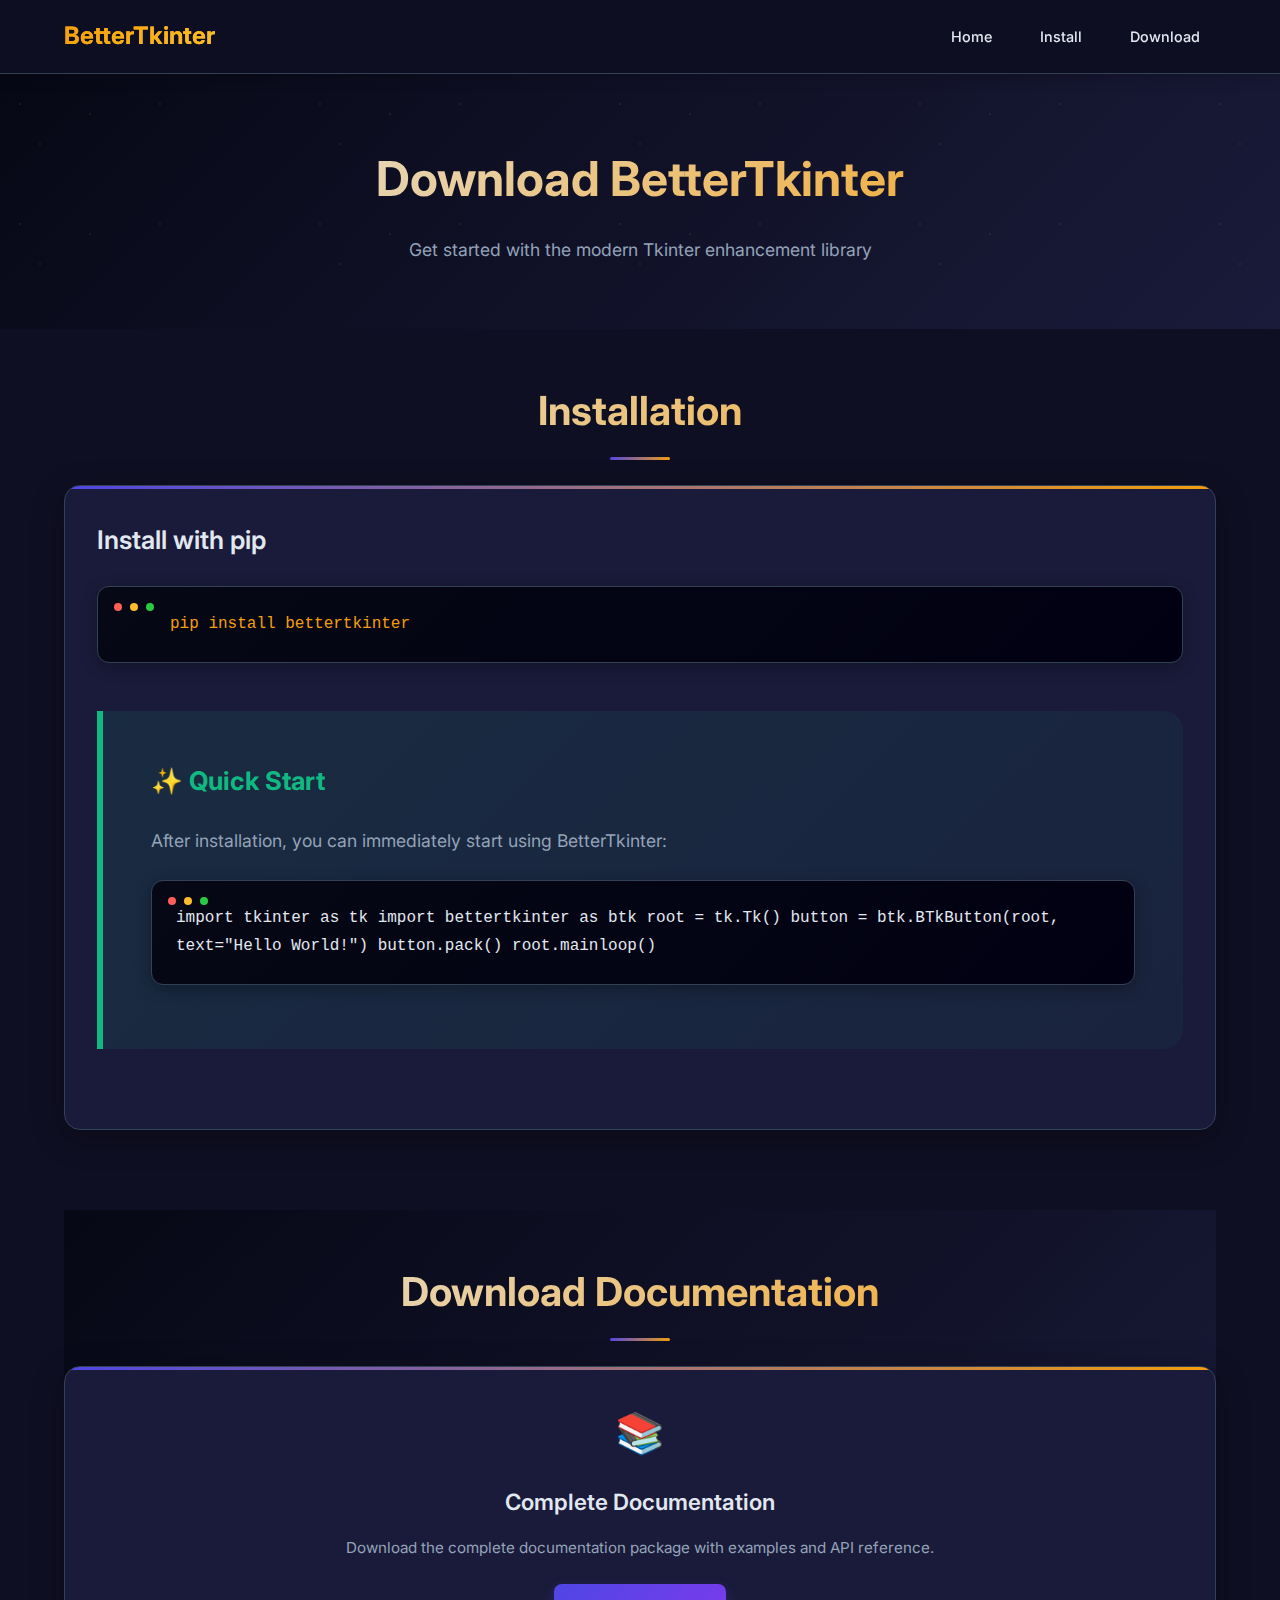
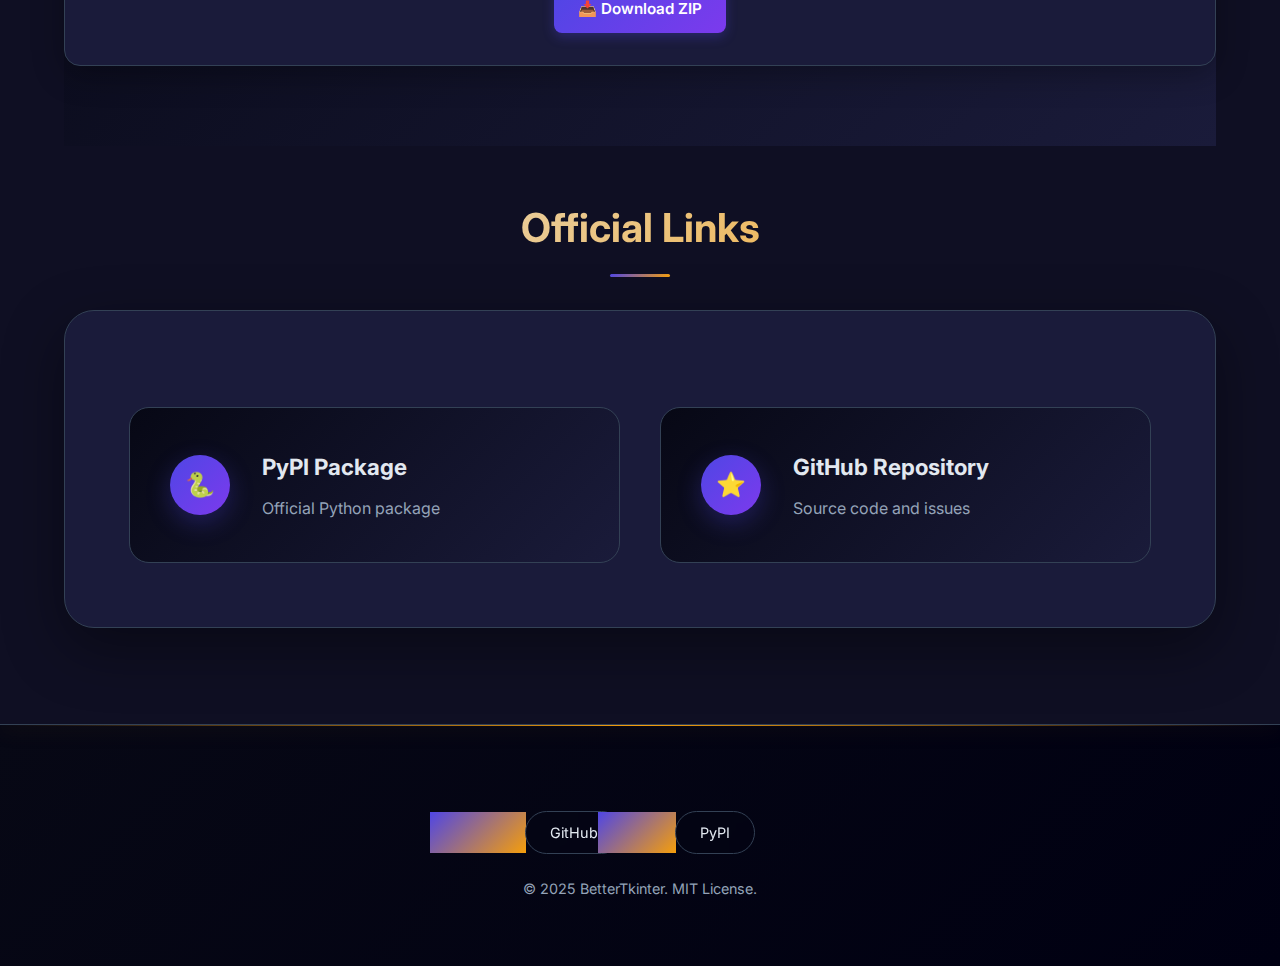
<file: download.html>
<!DOCTYPE html>
<html lang="en">
<head>
    <meta charset="UTF-8">
    <meta name="viewport" content="width=device-width, initial-scale=1.0">
    <title>Download - BetterTkinter</title>
    <link href="https://fonts.googleapis.com/css2?family=Inter:wght@300;400;500;600;700&display=swap" rel="stylesheet">
    
    <style>
        :root {
            --primary: #4f46e5;
            --primary-dark: #3730a3;
            --secondary: #7c3aed;
            --accent: #f59e0b;
            --success: #10b981;
            --dark: #0f0f23;
            --darker: #070815;
            --card-bg: #1a1b3a;
            --text: #e2e8f0;
            --text-light: #94a3b8;
            --text-dark: #1e293b;
            --border: #334155;
            --border-light: #475569;
            --shadow: rgba(0, 0, 0, 0.5);
            --shadow-lg: rgba(0, 0, 0, 0.7);
            --star-color: #fbbf24;
        }

        * {
            margin: 0;
            padding: 0;
            box-sizing: border-box;
        }

        body {
            font-family: 'Inter', -apple-system, BlinkMacSystemFont, 'Segoe UI', Roboto, sans-serif;
            line-height: 1.7;
            color: var(--text);
            background: var(--dark);
            overflow-x: hidden;
        }

        .container {
            max-width: 1200px;
            margin: 0 auto;
            padding: 0 24px;
        }

        /* Header & Navigation - Optimized */
        header {
            background: rgba(15, 15, 35, 0.95);
            backdrop-filter: blur(10px);
            border-bottom: 1px solid var(--border);
            padding: 1rem 0;
            position: sticky;
            top: 0;
            z-index: 1000;
            box-shadow: 0 2px 15px rgba(0,0,0,0.2);
            will-change: transform;
        }

        nav {
            display: flex;
            justify-content: space-between;
            align-items: center;
        }

        .logo {
            font-size: 1.5rem;
            font-weight: 700;
            background: linear-gradient(135deg, var(--accent), var(--star-color));
            -webkit-background-clip: text;
            -webkit-text-fill-color: transparent;
            background-clip: text;
        }

        .logo a {
            text-decoration: none;
            background: inherit;
            -webkit-background-clip: inherit;
            -webkit-text-fill-color: inherit;
            background-clip: inherit;
        }

        .nav-links {
            list-style: none;
            display: flex;
            gap: 1rem;
        }

        .nav-links a {
            color: var(--text);
            text-decoration: none;
            padding: 0.5rem 1rem;
            border-radius: 8px;
            transition: all 0.2s ease;
            font-weight: 500;
            font-size: 0.9rem;
        }

        .nav-links a:hover {
            background: var(--card-bg);
            color: var(--accent);
        }

        /* Page Header - Reduced Size */
        .page-header {
            background: linear-gradient(135deg, var(--darker), var(--card-bg));
            color: var(--text);
            text-align: center;
            padding: 4rem 0;
            position: relative;
            overflow: hidden;
        }

        .page-header::before {
            content: '';
            position: absolute;
            top: 0;
            left: 0;
            right: 0;
            bottom: 0;
            background-image: 
                radial-gradient(1px 1px at 20px 30px, var(--star-color), transparent),
                radial-gradient(1px 1px at 40px 70px, var(--accent), transparent),
                radial-gradient(1px 1px at 90px 40px, var(--star-color), transparent),
                radial-gradient(1px 1px at 160px 30px, var(--star-color), transparent);
            background-repeat: repeat;
            background-size: 300px 120px;
            opacity: 0.3;
            animation: starfield 40s linear infinite;
        }

        .page-header-content {
            position: relative;
            z-index: 2;
        }

        .page-header h1 {
            font-size: clamp(2rem, 5vw, 3rem);
            font-weight: 700;
            margin-bottom: 1rem;
            background: linear-gradient(135deg, var(--text), var(--accent));
            -webkit-background-clip: text;
            -webkit-text-fill-color: transparent;
            background-clip: text;
        }

        .page-header p {
            font-size: 1.1rem;
            color: var(--text-light);
        }

        /* Sections - Reduced Padding */
        .section {
            padding: 3rem 0;
            background: var(--dark);
            position: relative;
        }

        .section:nth-child(even) {
            background: linear-gradient(135deg, var(--darker), var(--card-bg));
        }

        .section h2 {
            text-align: center;
            margin-bottom: 2.5rem;
            font-size: clamp(1.8rem, 4vw, 2.5rem);
            font-weight: 700;
            background: linear-gradient(135deg, var(--text), var(--accent));
            -webkit-background-clip: text;
            -webkit-text-fill-color: transparent;
            background-clip: text;
            position: relative;
        }

        .section h2::after {
            content: '';
            position: absolute;
            bottom: -15px;
            left: 50%;
            transform: translateX(-50%);
            width: 60px;
            height: 3px;
            background: linear-gradient(135deg, var(--primary), var(--accent));
            border-radius: 2px;
        }

        /* Download Cards - Optimized Size */
        .download-grid {
            display: grid;
            grid-template-columns: repeat(auto-fit, minmax(320px, 1fr));
            gap: 2rem;
            margin: 2rem 0;
        }

        .download-card {
            background: var(--card-bg);
            border-radius: 16px;
            box-shadow: 0 8px 32px rgba(0,0,0,0.3);
            padding: 2rem;
            text-align: center;
            border: 1px solid var(--border);
            transition: all 0.3s ease;
            position: relative;
            overflow: hidden;
        }

        .download-card::before {
            content: '';
            position: absolute;
            top: 0;
            left: 0;
            right: 0;
            height: 3px;
            background: linear-gradient(135deg, var(--primary), var(--accent));
        }

        .download-card:hover {
            transform: translateY(-4px);
            box-shadow: 0 12px 40px rgba(0,0,0,0.4);
        }

        .download-card .icon {
            font-size: 2.5rem;
            margin-bottom: 1rem;
            display: block;
        }

        .download-card h3 {
            font-size: 1.4rem;
            color: var(--text);
            margin-bottom: 1rem;
            font-weight: 600;
        }

        .download-card p {
            color: var(--text-light);
            margin-bottom: 1.5rem;
            font-size: 0.95rem;
            line-height: 1.5;
        }

        .btn {
            display: inline-flex;
            align-items: center;
            gap: 0.5rem;
            padding: 0.75rem 1.5rem;
            border-radius: 8px;
            text-decoration: none;
            font-weight: 600;
            font-size: 0.95rem;
            transition: all 0.2s ease;
            border: none;
            cursor: pointer;
        }

        .btn-primary {
            background: linear-gradient(135deg, var(--primary), var(--secondary));
            color: white;
            box-shadow: 0 4px 12px rgba(79, 70, 229, 0.3);
        }

        .btn-primary:hover {
            transform: translateY(-2px);
            box-shadow: 0 6px 20px rgba(79, 70, 229, 0.4);
        }

        .btn-success {
            background: linear-gradient(135deg, var(--success), #00d4ff);
            color: white;
            box-shadow: 0 4px 12px rgba(16, 185, 129, 0.3);
        }

        .btn-success:hover {
            transform: translateY(-2px);
            box-shadow: 0 6px 20px rgba(16, 185, 129, 0.4);
        }

        /* Install Section - Compact */
        .install-section {
            background: var(--card-bg);
            border-radius: 16px;
            padding: 2rem;
            margin: 2rem 0;
            box-shadow: 0 8px 32px rgba(0,0,0,0.3);
            border: 1px solid var(--border);
            position: relative;
            overflow: hidden;
        }

        .install-section::before {
            content: '';
            position: absolute;
            top: 0;
            left: 0;
            right: 0;
            height: 3px;
            background: linear-gradient(135deg, var(--primary), var(--accent));
        }

        .install-section h3 {
            font-size: 1.6rem;
            margin-bottom: 1.5rem;
            color: var(--text);
            font-weight: 600;
        }

        .code-block {
            background: linear-gradient(135deg, var(--darker), #000012);
            color: #e2e8f0;
            padding: 1.5rem;
            border-radius: 12px;
            font-family: 'Fira Code', 'Courier New', monospace;
            font-size: 1rem;
            margin: 1rem 0;
            overflow-x: auto;
            position: relative;
            border: 1px solid var(--border);
            box-shadow: 0 4px 16px rgba(0,0,0,0.3);
        }

        .code-block::before {
            content: '';
            position: absolute;
            top: 1rem;
            left: 1rem;
            width: 8px;
            height: 8px;
            background: #ff5f57;
            border-radius: 50%;
            box-shadow: 16px 0 #ffbd2e, 32px 0 #28ca42;
        }

        .code-block code {
            margin-left: 3rem;
            display: block;
            color: var(--accent);
        }

        .quick-start {
            background: linear-gradient(135deg, rgba(16, 185, 129, 0.1), rgba(16, 185, 129, 0.05));
            border-left: 6px solid var(--success);
            padding: 3rem;
            margin: 3rem 0;
            border-radius: 0 20px 20px 0;
            position: relative;
        }

        .quick-start h4 {
            color: var(--success);
            margin-bottom: 1.5rem;
            font-size: 1.6rem;
            font-weight: 700;
        }

        .quick-start p {
            color: var(--text-light);
            margin-bottom: 1.5rem;
            font-size: 1.1rem;
        }

        /* Links Section */
        .links-section {
            background: var(--card-bg);
            padding: 4rem;
            border-radius: 30px;
            box-shadow: 0 20px 60px rgba(0,0,0,0.4);
            margin: 3rem 0;
            border: 1px solid var(--border);
        }

        .links-grid {
            display: grid;
            grid-template-columns: repeat(auto-fit, minmax(320px, 1fr));
            gap: 2.5rem;
            margin-top: 2rem;
        }

        .link-item {
            display: flex;
            align-items: center;
            padding: 2.5rem;
            background: linear-gradient(135deg, var(--darker), rgba(26, 27, 58, 0.8));
            border-radius: 20px;
            text-decoration: none;
            color: var(--text);
            transition: all 0.4s ease;
            border: 1px solid var(--border);
            position: relative;
            overflow: hidden;
        }

        .link-item::before {
            content: '';
            position: absolute;
            top: 0;
            left: 0;
            right: 0;
            height: 3px;
            background: linear-gradient(135deg, var(--primary), var(--accent));
            transform: scaleX(0);
            transition: transform 0.3s ease;
        }

        .link-item:hover::before {
            transform: scaleX(1);
        }

        .link-item:hover {
            background: var(--card-bg);
            transform: translateY(-10px);
            box-shadow: 0 25px 70px rgba(0,0,0,0.4);
        }

        .link-icon {
            width: 60px;
            height: 60px;
            background: linear-gradient(135deg, var(--primary), var(--secondary));
            border-radius: 50%;
            display: flex;
            align-items: center;
            justify-content: center;
            margin-right: 2rem;
            color: white;
            font-weight: bold;
            font-size: 1.5rem;
            box-shadow: 0 8px 25px rgba(79, 70, 229, 0.3);
        }

        .link-content strong {
            display: block;
            font-size: 1.4rem;
            margin-bottom: 0.5rem;
            font-weight: 700;
        }

        .link-content small {
            color: var(--text-light);
            font-size: 1rem;
        }

        /* Footer */
        footer {
            background: linear-gradient(135deg, var(--darker), #000012);
            color: var(--text);
            text-align: center;
            padding: 4rem 0;
            position: relative;
            overflow: hidden;
            border-top: 1px solid var(--border);
        }

        footer::before {
            content: '';
            position: absolute;
            top: 0;
            left: 0;
            right: 0;
            height: 1px;
            background: linear-gradient(90deg, transparent, var(--accent), transparent);
            box-shadow: 0 0 20px rgba(245, 158, 11, 0.5);
        }

        .footer-content {
            position: relative;
            z-index: 2;
        }

        footer a {
            color: var(--text);
            text-decoration: none;
            margin: 0 1.5rem;
            padding: 0.75rem 1.5rem;
            border-radius: 25px;
            transition: all 0.3s ease;
            border: 1px solid var(--border);
            backdrop-filter: blur(10px);
            position: relative;
            overflow: hidden;
        }

        footer a::before {
            content: '';
            position: absolute;
            top: 0;
            left: -100%;
            width: 100%;
            height: 100%;
            background: linear-gradient(135deg, var(--primary), var(--accent));
            transition: left 0.3s ease;
            z-index: -1;
        }

        footer a:hover::before {
            left: 0;
        }

        footer a:hover {
            color: white;
            transform: translateY(-2px);
            box-shadow: 0 8px 25px rgba(245, 158, 11, 0.4);
        }

        footer p {
            color: var(--text-light);
            margin-top: 2rem;
            font-size: 0.9rem;
        }

        /* Responsive Design */
        @media (max-width: 768px) {
            .nav-links {
                display: none;
            }
            
            .page-header h1 {
                font-size: 2.5rem;
            }
            
            .download-grid,
            .links-grid {
                grid-template-columns: 1fr;
            }

            .install-section,
            .download-card,
            .links-section {
                padding: 2.5rem;
            }

            .section {
                padding: 4rem 0;
            }
        }

        /* Smooth Animations */
        @keyframes fadeInUp {
            from {
                opacity: 0;
                transform: translateY(40px);
            }
            to {
                opacity: 1;
                transform: translateY(0);
            }
        }

        .page-header-content,
        .install-section,
        .download-card,
        .links-section {
            animation: fadeInUp 1s ease-out;
        }

        /* Scrollbar Styling */
        ::-webkit-scrollbar {
            width: 10px;
        }

        ::-webkit-scrollbar-track {
            background: var(--darker);
        }

        ::-webkit-scrollbar-thumb {
            background: linear-gradient(135deg, var(--primary), var(--secondary));
            border-radius: 5px;
        }

        ::-webkit-scrollbar-thumb:hover {
            background: linear-gradient(135deg, var(--primary-dark), var(--secondary));
        }
    </style>
</head>
<body>
    <header>
        <div class="container">
            <nav>
                <div class="logo"><a href="index.html">BetterTkinter</a></div>
                <ul class="nav-links">
                    <li><a href="index.html">Home</a></li>
                    <li><a href="#install">Install</a></li>
                    <li><a href="#download">Download</a></li>
                </ul>
            </nav>
        </div>
    </header>

    <section class="page-header">
        <div class="container">
            <div class="page-header-content">
                <h1>Download BetterTkinter</h1>
                <p>Get started with the modern Tkinter enhancement library</p>
            </div>
        </div>
    </section>

    <div class="container">
        <section id="install" class="section">
            <h2>Installation</h2>
            
            <div class="install-section">
                <h3>Install with pip</h3>
                <div class="code-block">
                    <code>pip install bettertkinter</code>
                </div>
                
                <div class="quick-start">
                    <h4>✨ Quick Start</h4>
                    <p>After installation, you can immediately start using BetterTkinter:</p>
                    <div class="code-block">import tkinter as tk
import bettertkinter as btk

root = tk.Tk()
button = btk.BTkButton(root, text="Hello World!")
button.pack()
root.mainloop()</div>
                </div>
            </div>
        </section>

        <section id="download" class="section">
            <h2>Download Documentation</h2>
            
            <div class="download-grid">
                <div class="download-card">
                    <span class="icon">📚</span>
                    <h3>Complete Documentation</h3>
                    <p>Download the complete documentation package with examples and API reference.</p>
                    <a href="docs.zip" class="btn btn-primary" download>
                        📥 Download ZIP
                    </a>
                </div>
            </div>
        </section>

        <section class="section">
            <h2>Official Links</h2>
            
            <div class="links-section">
                <div class="links-grid">
                    <a href="https://pypi.org/project/BetterTkinter/" class="link-item">
                        <div class="link-icon">🐍</div>
                        <div class="link-content">
                            <strong>PyPI Package</strong>
                            <small>Official Python package</small>
                        </div>
                    </a>
                    
                    <a href="https://github.com/Velyzo/BetterTkinter" class="link-item">
                        <div class="link-icon">⭐</div>
                        <div class="link-content">
                            <strong>GitHub Repository</strong>
                            <small>Source code and issues</small>
                        </div>
                    </a>
                </div>
            </div>
        </section>
    </div>

    <footer>
        <div class="container">
            <div class="footer-content">
                <p>
                    <a href="https://github.com/Velyzo/BetterTkinter">GitHub</a>
                    <a href="https://pypi.org/project/BetterTkinter/">PyPI</a>
                </p>
                <p>&copy; 2025 BetterTkinter. MIT License.</p>
            </div>
        </div>
    </footer>
</body>
</html>
</file>
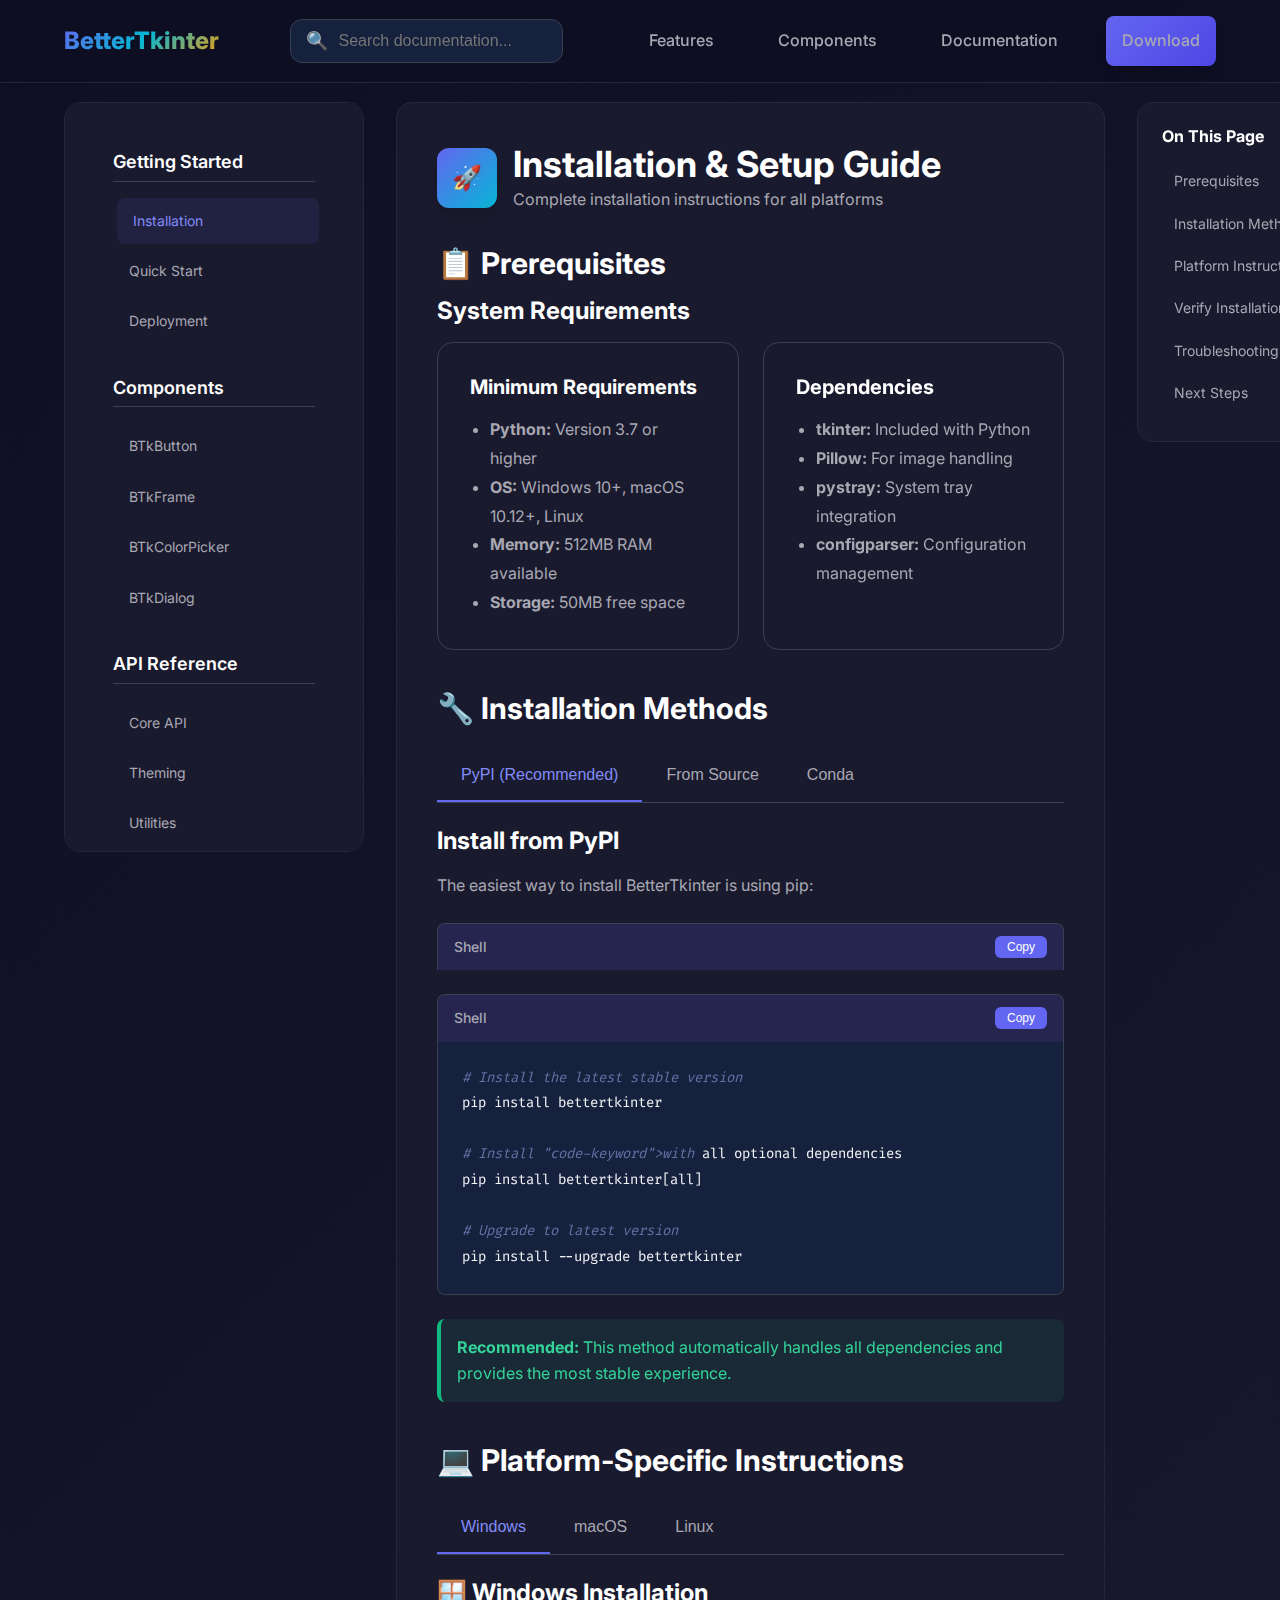
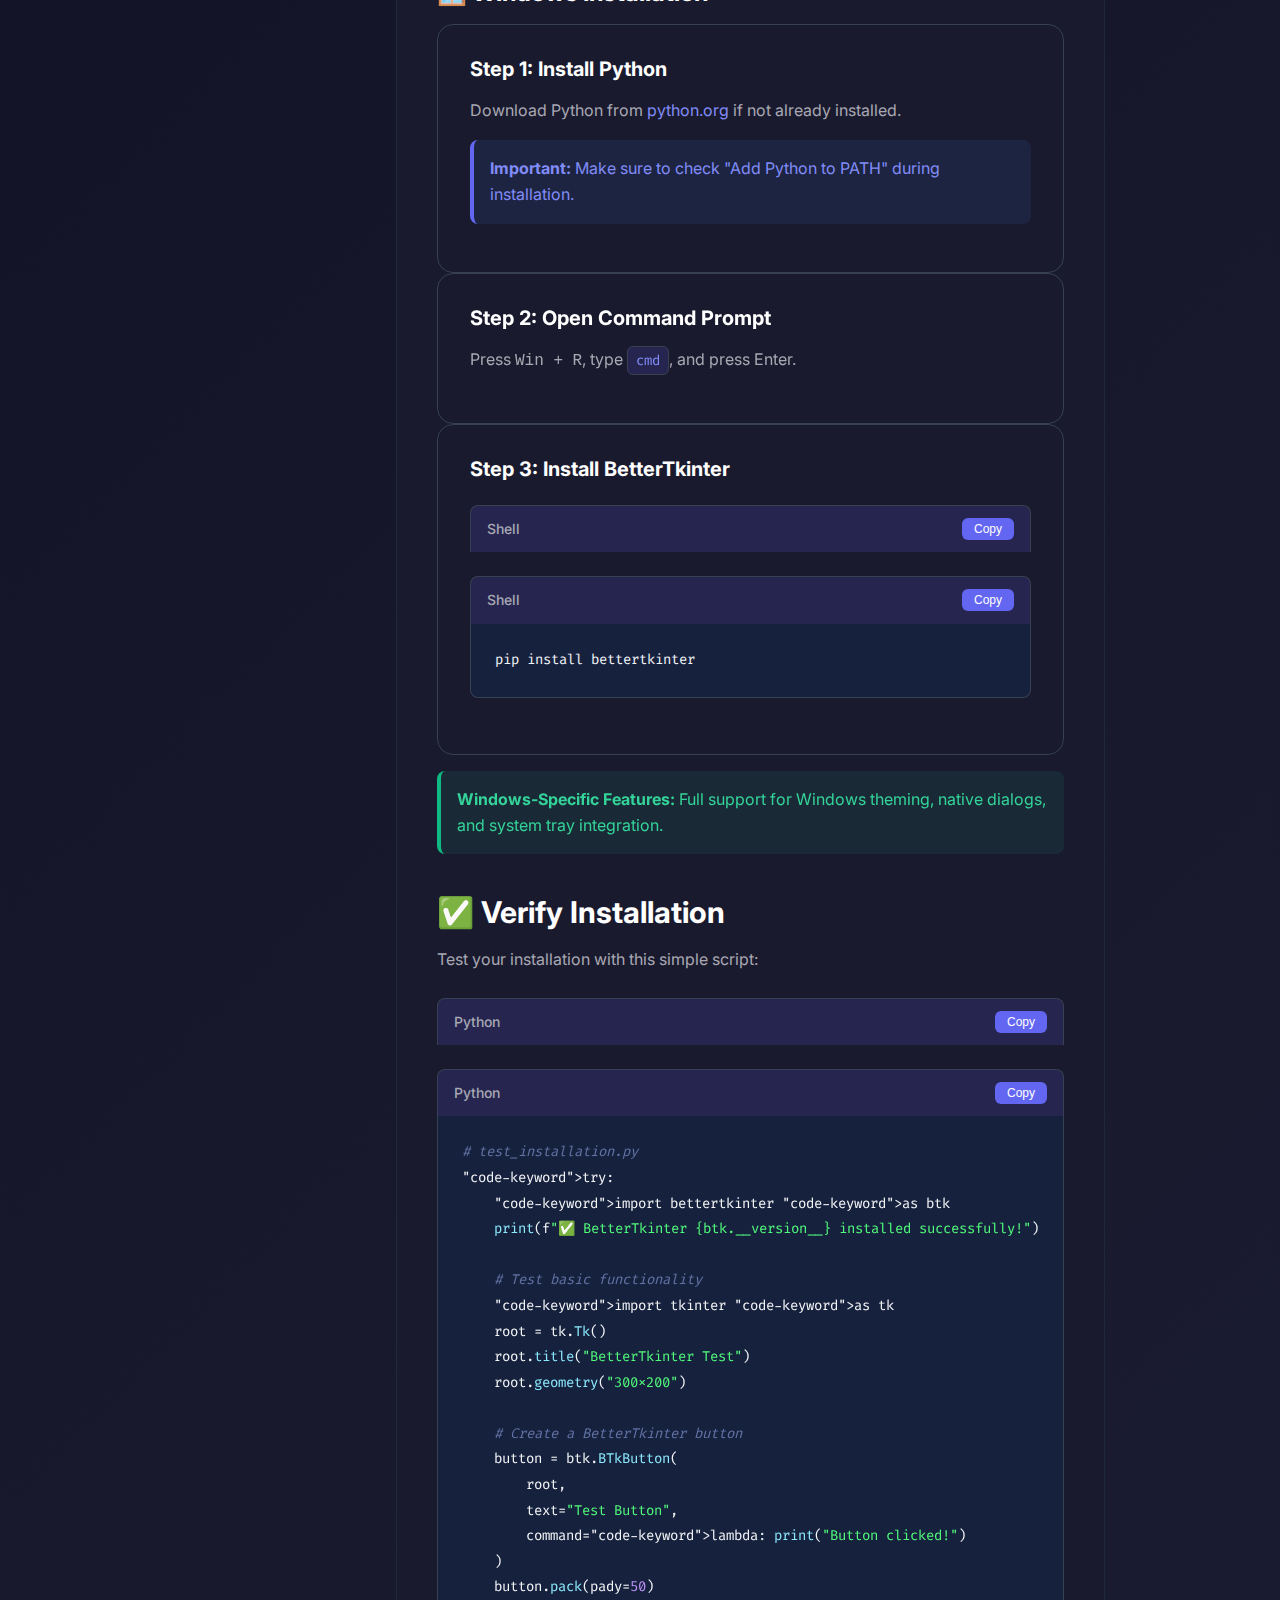
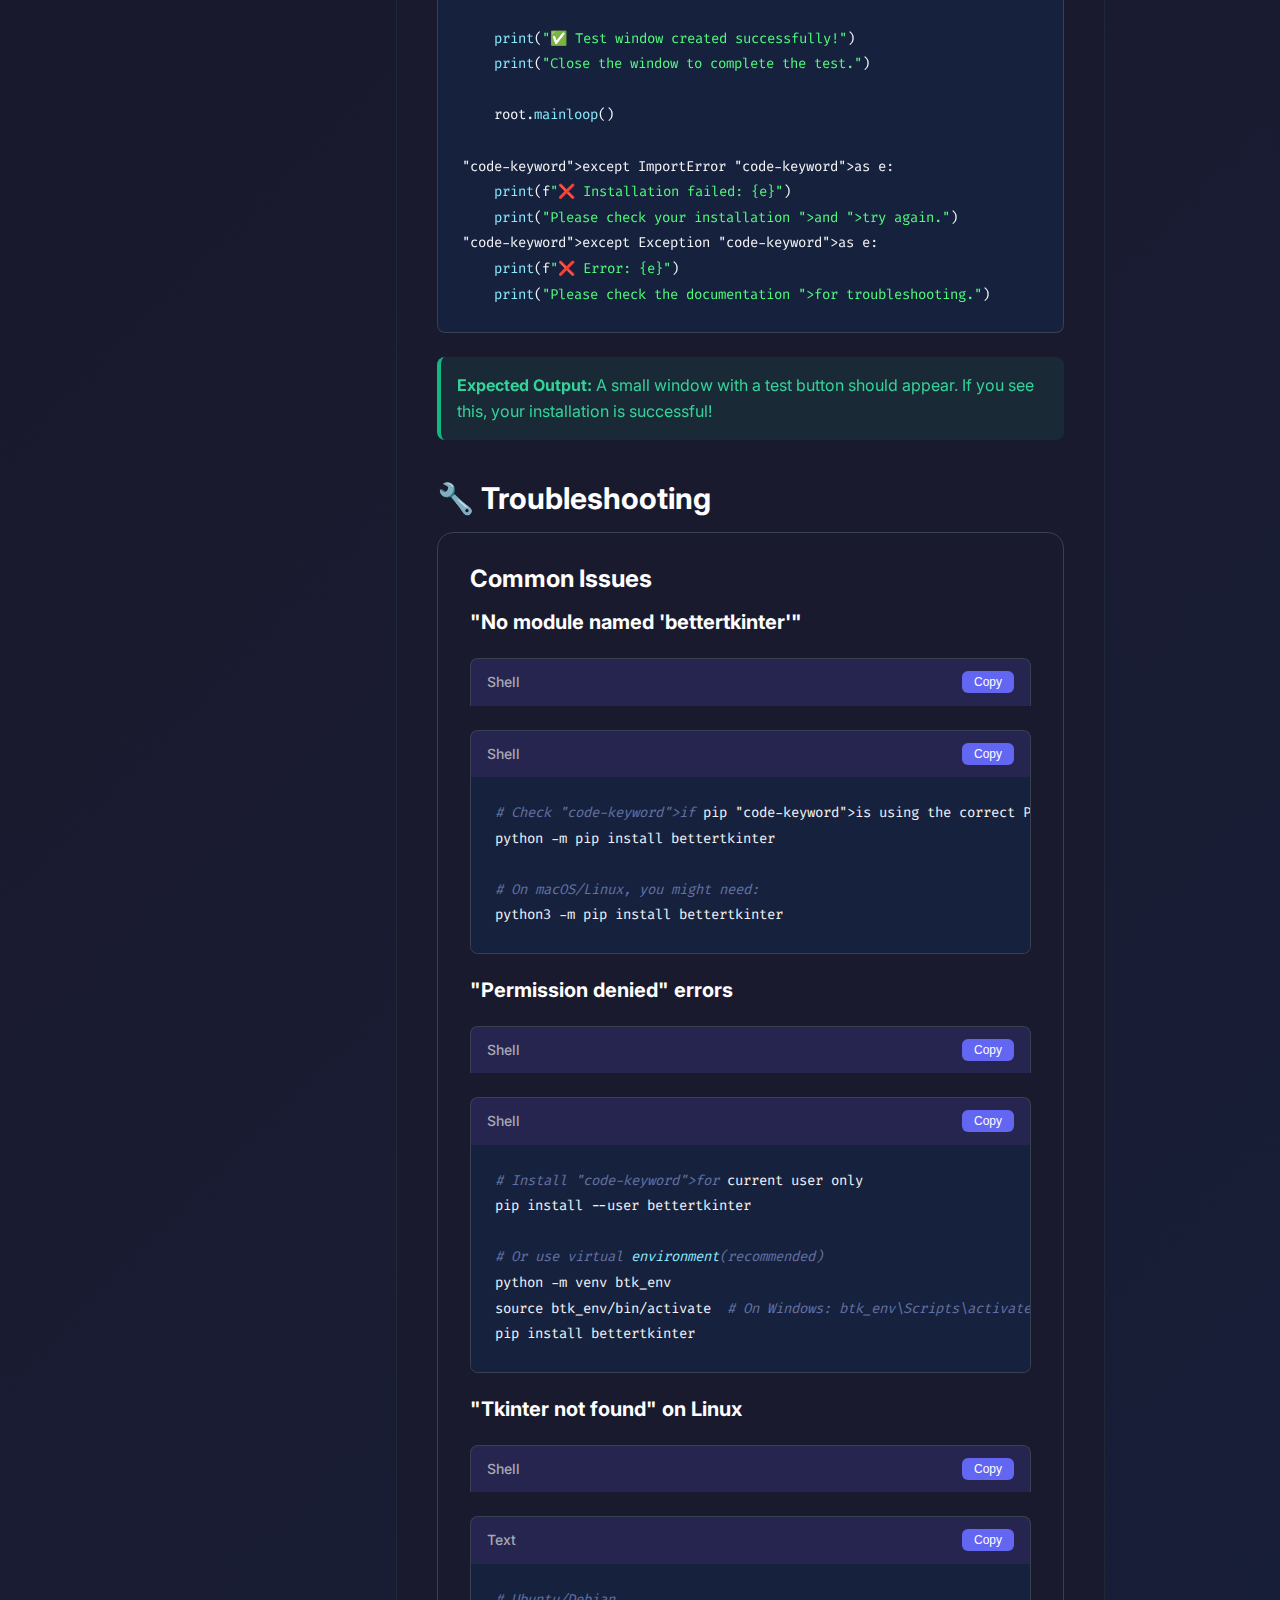
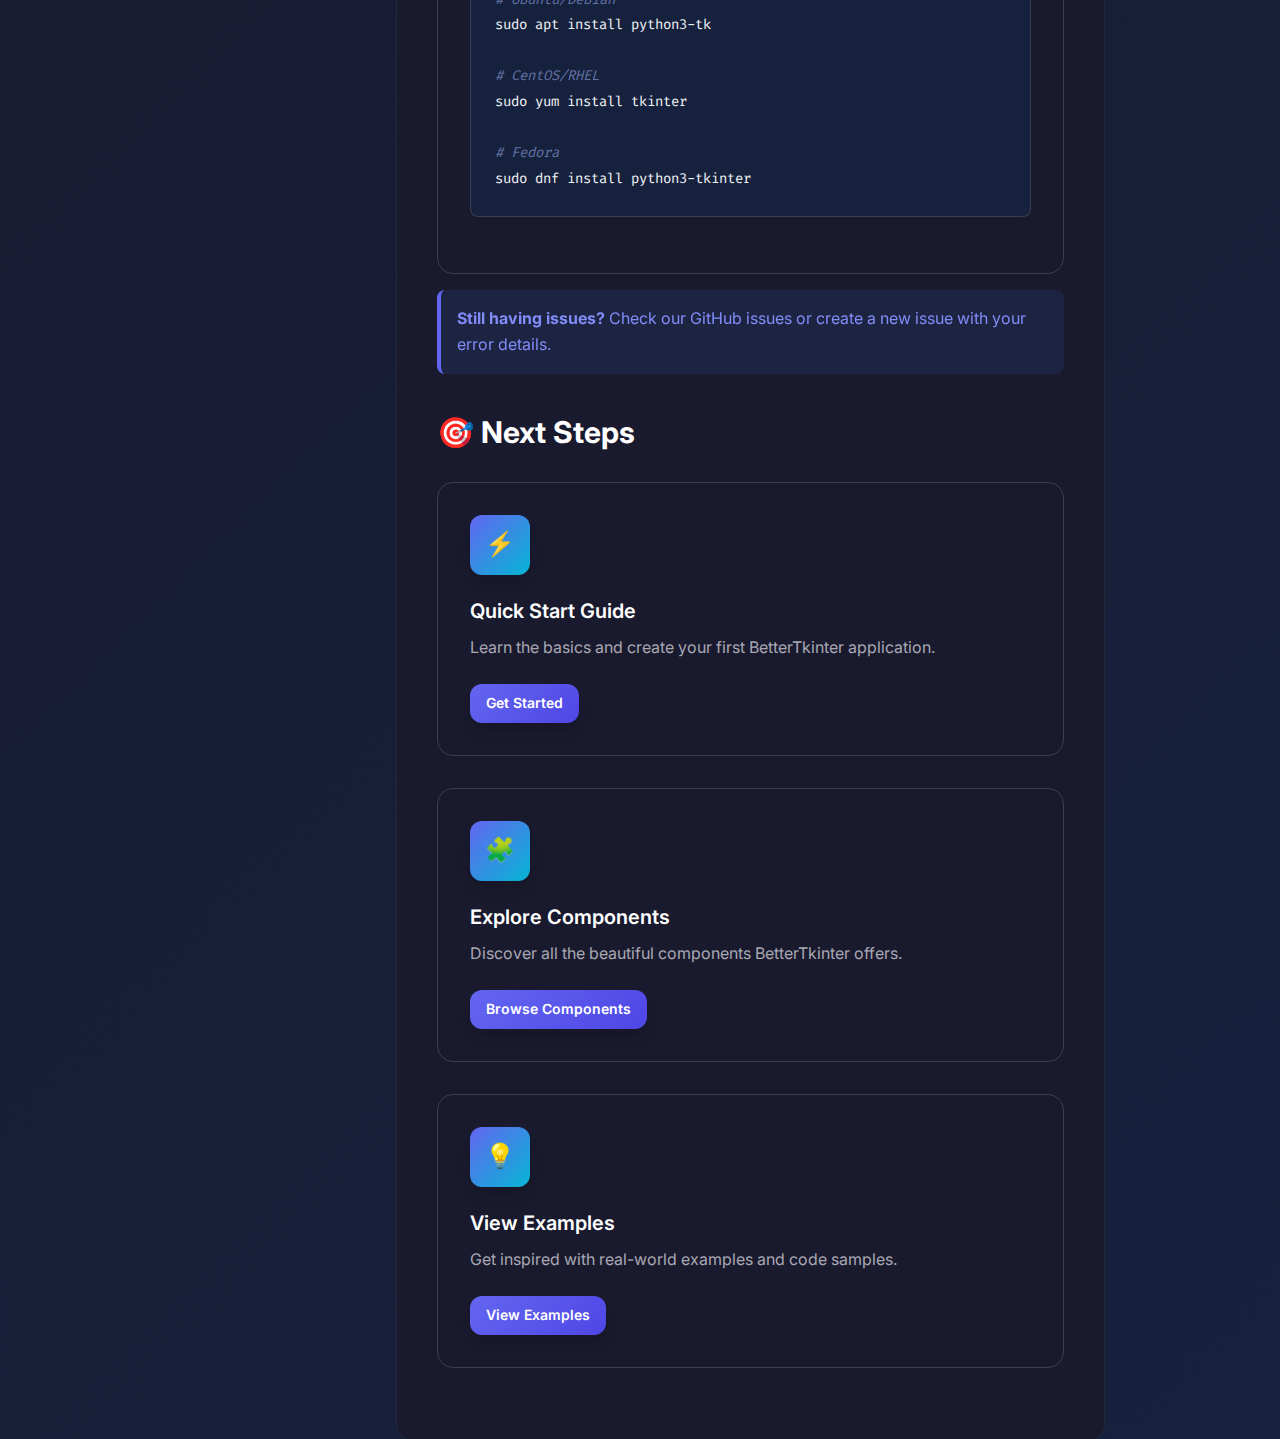
<file: docs/guides/installation.html>
<!DOCTYPE html>
<html lang="en">
<head>
    <meta charset="UTF-8">
    <meta name="viewport" content="width=device-width, initial-scale=1.0">
    <meta name="description" content="Installation guide for BetterTkinter - Complete setup instructions for Windows, macOS, and Linux.">
    <title>Installation Guide | BetterTkinter Documentation</title>
    
    <!-- Fonts -->
    <link rel="preconnect" href="https://fonts.googleapis.com">
    <link rel="preconnect" href="https://fonts.gstatic.com" crossorigin>
    <link href="https://fonts.googleapis.com/css2?family=Inter:wght@300;400;500;600;700;800;900&family=Fira+Code:wght@300;400;500;600&display=swap" rel="stylesheet">
    
    <!-- Stylesheets -->
    <link rel="stylesheet" href="../../assets/css/main.css">
    <link rel="stylesheet" href="../../assets/css/components.css">
    
    <!-- Favicon -->
    <link rel="icon" type="image/png" sizes="32x32" href="../../assets/img/favicon-32x32.png">
    <link rel="icon" type="image/png" sizes="16x16" href="../../assets/img/favicon-16x16.png">
</head>
<body>
    <!-- Header -->
    <header class="header">
        <div class="container">
            <nav class="navbar">
                <a href="../../" class="navbar-brand">BetterTkinter</a>
                
                <div class="search-container">
                    <span class="search-icon">🔍</span>
                    <input type="text" class="search-input" placeholder="Search documentation...">
                </div>
                
                <ul class="navbar-nav">
                    <li><a href="../../#features">Features</a></li>
                    <li><a href="../../#components">Components</a></li>
                    <li><a href="../">Documentation</a></li>
                    <li><a href="../../download.html" class="btn btn-primary">Download</a></li>
                </ul>
                
                <button class="mobile-menu-toggle">☰</button>
            </nav>
        </div>
    </header>

    <!-- Documentation Layout -->
    <div class="doc-layout container">
        <!-- Sidebar Navigation -->
        <aside class="doc-sidebar">
            <div class="sidebar-content">
                <div class="sidebar-section">
                    <h3 class="sidebar-title">Getting Started</h3>
                    <ul class="sidebar-nav">
                        <li><a href="installation.html" class="active">Installation</a></li>
                        <li><a href="quickstart.html">Quick Start</a></li>
                        <li><a href="deployment.html">Deployment</a></li>
                    </ul>
                </div>
                
                <div class="sidebar-section">
                    <h3 class="sidebar-title">Components</h3>
                    <ul class="sidebar-nav">
                        <li><a href="../components/BTkButton.html">BTkButton</a></li>
                        <li><a href="../components/BTkFrame.html">BTkFrame</a></li>
                        <li><a href="../components/BTkColorPicker.html">BTkColorPicker</a></li>
                        <li><a href="../components/BTkDialog.html">BTkDialog</a></li>
                    </ul>
                </div>
                
                <div class="sidebar-section">
                    <h3 class="sidebar-title">API Reference</h3>
                    <ul class="sidebar-nav">
                        <li><a href="../api/">Core API</a></li>
                        <li><a href="../api/themes.html">Theming</a></li>
                        <li><a href="../api/utilities.html">Utilities</a></li>
                    </ul>
                </div>
            </div>
        </aside>

        <!-- Main Content -->
        <main class="doc-content">
            <!-- Guide Header -->
            <div style="display: flex; align-items: center; gap: var(--space-4); margin-bottom: var(--space-8);">
                <div class="component-icon" style="margin: 0;">🚀</div>
                <div>
                    <h1 style="margin: 0;">Installation & Setup Guide</h1>
                    <p style="margin: 0; color: var(--dark-text-secondary);">Complete installation instructions for all platforms</p>
                </div>
            </div>

            <!-- Prerequisites -->
            <section style="margin-bottom: var(--space-10);">
                <h2>📋 Prerequisites</h2>
                
                <h3>System Requirements</h3>
                <div class="grid grid-cols-2">
                    <div class="card">
                        <h4>Minimum Requirements</h4>
                        <ul style="list-style-type: disc; padding-left: var(--space-5); color: var(--dark-text-secondary); line-height: 1.8;">
                            <li><strong>Python:</strong> Version 3.7 or higher</li>
                            <li><strong>OS:</strong> Windows 10+, macOS 10.12+, Linux</li>
                            <li><strong>Memory:</strong> 512MB RAM available</li>
                            <li><strong>Storage:</strong> 50MB free space</li>
                        </ul>
                    </div>
                    
                    <div class="card">
                        <h4>Dependencies</h4>
                        <ul style="list-style-type: disc; padding-left: var(--space-5); color: var(--dark-text-secondary); line-height: 1.8;">
                            <li><strong>tkinter:</strong> Included with Python</li>
                            <li><strong>Pillow:</strong> For image handling</li>
                            <li><strong>pystray:</strong> System tray integration</li>
                            <li><strong>configparser:</strong> Configuration management</li>
                        </ul>
                    </div>
                </div>
            </section>

            <!-- Installation Methods -->
            <section style="margin-bottom: var(--space-10);">
                <h2>🔧 Installation Methods</h2>
                
                <div class="tabs">
                    <div class="tab-nav">
                        <button class="tab-button active" data-tab="pip">PyPI (Recommended)</button>
                        <button class="tab-button" data-tab="git">From Source</button>
                        <button class="tab-button" data-tab="conda">Conda</button>
                    </div>
                    
                    <div class="tab-content active" data-tab-content="pip">
                        <h3>Install from PyPI</h3>
                        <p>The easiest way to install BetterTkinter is using pip:</p>
                        
                        <div class="code-block">
                            <div class="code-header">
                                <span class="code-language">Shell</span>
                                <button class="code-copy-btn" onclick="btDocs.copyCode(this)">Copy</button>
                            </div>
                            <pre><code># Install the latest stable version
pip install bettertkinter

# Install with all optional dependencies
pip install bettertkinter[all]

# Upgrade to latest version
pip install --upgrade bettertkinter</code></pre>
                        </div>
                        
                        <div class="alert alert-success">
                            <strong>Recommended:</strong> This method automatically handles all dependencies and provides the most stable experience.
                        </div>
                    </div>
                    
                    <div class="tab-content" data-tab-content="git">
                        <h3>Install from Source</h3>
                        <p>Get the latest development version directly from GitHub:</p>
                        
                        <div class="code-block">
                            <div class="code-header">
                                <span class="code-language">Shell</span>
                                <button class="code-copy-btn" onclick="btDocs.copyCode(this)">Copy</button>
                            </div>
                            <pre><code># Clone the repository
git clone https://github.com/Velyzo/BetterTkinter.git
cd BetterTkinter

# Install in development mode
pip install -e .

# Or install directly from GitHub
pip install git+https://github.com/Velyzo/BetterTkinter.git</code></pre>
                        </div>
                        
                        <div class="alert alert-warning">
                            <strong>Development Version:</strong> May contain unreleased features and potential bugs. Use for testing and contribution only.
                        </div>
                    </div>
                    
                    <div class="tab-content" data-tab-content="conda">
                        <h3>Install with Conda</h3>
                        <p>For conda users (coming soon):</p>
                        
                        <div class="code-block">
                            <div class="code-header">
                                <span class="code-language">Shell</span>
                                <button class="code-copy-btn" onclick="btDocs.copyCode(this)">Copy</button>
                            </div>
                            <pre><code># Coming soon - use pip for now
# conda install -c conda-forge bettertkinter

# Alternative: use pip within conda
conda install pip
pip install bettertkinter</code></pre>
                        </div>
                        
                        <div class="alert alert-info">
                            <strong>Coming Soon:</strong> Conda package is in development. Use pip installation for now.
                        </div>
                    </div>
                </div>
            </section>

            <!-- Platform-Specific Instructions -->
            <section style="margin-bottom: var(--space-10);">
                <h2>💻 Platform-Specific Instructions</h2>
                
                <div class="tabs">
                    <div class="tab-nav">
                        <button class="tab-button active" data-tab="windows">Windows</button>
                        <button class="tab-button" data-tab="macos">macOS</button>
                        <button class="tab-button" data-tab="linux">Linux</button>
                    </div>
                    
                    <div class="tab-content active" data-tab-content="windows">
                        <h3>🪟 Windows Installation</h3>
                        
                        <div class="card">
                            <h4>Step 1: Install Python</h4>
                            <p>Download Python from <a href="https://python.org/downloads/" target="_blank">python.org</a> if not already installed.</p>
                            <div class="alert alert-info">
                                <strong>Important:</strong> Make sure to check "Add Python to PATH" during installation.
                            </div>
                        </div>
                        
                        <div class="card">
                            <h4>Step 2: Open Command Prompt</h4>
                            <p>Press <kbd>Win + R</kbd>, type <code>cmd</code>, and press Enter.</p>
                        </div>
                        
                        <div class="card">
                            <h4>Step 3: Install BetterTkinter</h4>
                            <div class="code-block">
                                <div class="code-header">
                                    <span class="code-language">Shell</span>
                                    <button class="code-copy-btn" onclick="btDocs.copyCode(this)">Copy</button>
                                </div>
                                <pre><code>pip install bettertkinter</code></pre>
                            </div>
                        </div>
                        
                        <div class="alert alert-success">
                            <strong>Windows-Specific Features:</strong> Full support for Windows theming, native dialogs, and system tray integration.
                        </div>
                    </div>
                    
                    <div class="tab-content" data-tab-content="macos">
                        <h3>🍎 macOS Installation</h3>
                        
                        <div class="card">
                            <h4>Step 1: Install Python</h4>
                            <p>Install using Homebrew (recommended) or download from python.org:</p>
                            <div class="code-block">
                                <div class="code-header">
                                    <span class="code-language">Shell</span>
                                    <button class="code-copy-btn" onclick="btDocs.copyCode(this)">Copy</button>
                                </div>
                                <pre><code># Using Homebrew
brew install python

# Or download from python.org</code></pre>
                            </div>
                        </div>
                        
                        <div class="card">
                            <h4>Step 2: Install BetterTkinter</h4>
                            <div class="code-block">
                                <div class="code-header">
                                    <span class="code-language">Shell</span>
                                    <button class="code-copy-btn" onclick="btDocs.copyCode(this)">Copy</button>
                                </div>
                                <pre><code># Install BetterTkinter
pip3 install bettertkinter

# If you get permission errors, use:
pip3 install --user bettertkinter</code></pre>
                            </div>
                        </div>
                        
                        <div class="alert alert-info">
                            <strong>macOS Note:</strong> Tkinter applications may require special permissions. Check System Preferences > Security & Privacy if you encounter issues.
                        </div>
                    </div>
                    
                    <div class="tab-content" data-tab-content="linux">
                        <h3>🐧 Linux Installation</h3>
                        
                        <div class="card">
                            <h4>Ubuntu/Debian</h4>
                            <div class="code-block">
                                <div class="code-header">
                                    <span class="code-language">Shell</span>
                                    <button class="code-copy-btn" onclick="btDocs.copyCode(this)">Copy</button>
                                </div>
                                <pre><code># Install Python and tkinter
sudo apt update
sudo apt install python3 python3-pip python3-tk

# Install BetterTkinter
pip3 install bettertkinter</code></pre>
                            </div>
                        </div>
                        
                        <div class="card">
                            <h4>CentOS/RHEL/Fedora</h4>
                            <div class="code-block">
                                <div class="code-header">
                                    <span class="code-language">Shell</span>
                                    <button class="code-copy-btn" onclick="btDocs.copyCode(this)">Copy</button>
                                </div>
                                <pre><code># CentOS/RHEL
sudo yum install python3 python3-pip tkinter

# Fedora
sudo dnf install python3 python3-pip python3-tkinter

# Install BetterTkinter
pip3 install bettertkinter</code></pre>
                            </div>
                        </div>
                        
                        <div class="alert alert-warning">
                            <strong>Linux Note:</strong> Some distributions package tkinter separately. Make sure python3-tk or python3-tkinter is installed.
                        </div>
                    </div>
                </div>
            </section>

            <!-- Verification -->
            <section style="margin-bottom: var(--space-10);">
                <h2>✅ Verify Installation</h2>
                
                <p>Test your installation with this simple script:</p>
                
                <div class="code-block">
                    <div class="code-header">
                        <span class="code-language">Python</span>
                        <button class="code-copy-btn" onclick="btDocs.copyCode(this)">Copy</button>
                    </div>
                    <pre><code># test_installation.py
try:
    import bettertkinter as btk
    print(f"✅ BetterTkinter {btk.__version__} installed successfully!")
    
    # Test basic functionality
    import tkinter as tk
    root = tk.Tk()
    root.title("BetterTkinter Test")
    root.geometry("300x200")
    
    # Create a BetterTkinter button
    button = btk.BTkButton(
        root, 
        text="Test Button", 
        command=lambda: print("Button clicked!")
    )
    button.pack(pady=50)
    
    print("✅ Test window created successfully!")
    print("Close the window to complete the test.")
    
    root.mainloop()
    
except ImportError as e:
    print(f"❌ Installation failed: {e}")
    print("Please check your installation and try again.")
except Exception as e:
    print(f"❌ Error: {e}")
    print("Please check the documentation for troubleshooting.")</code></pre>
                </div>
                
                <div class="alert alert-success">
                    <strong>Expected Output:</strong> A small window with a test button should appear. If you see this, your installation is successful!
                </div>
            </section>

            <!-- Troubleshooting -->
            <section style="margin-bottom: var(--space-10);">
                <h2>🔧 Troubleshooting</h2>
                
                <div class="grid grid-cols-1">
                    <div class="card">
                        <h3>Common Issues</h3>
                        
                        <h4>"No module named 'bettertkinter'"</h4>
                        <div class="code-block">
                            <div class="code-header">
                                <span class="code-language">Shell</span>
                                <button class="code-copy-btn" onclick="btDocs.copyCode(this)">Copy</button>
                            </div>
                            <pre><code># Check if pip is using the correct Python version
python -m pip install bettertkinter

# On macOS/Linux, you might need:
python3 -m pip install bettertkinter</code></pre>
                        </div>
                        
                        <h4>"Permission denied" errors</h4>
                        <div class="code-block">
                            <div class="code-header">
                                <span class="code-language">Shell</span>
                                <button class="code-copy-btn" onclick="btDocs.copyCode(this)">Copy</button>
                            </div>
                            <pre><code># Install for current user only
pip install --user bettertkinter

# Or use virtual environment (recommended)
python -m venv btk_env
source btk_env/bin/activate  # On Windows: btk_env\Scripts\activate
pip install bettertkinter</code></pre>
                        </div>
                        
                        <h4>"Tkinter not found" on Linux</h4>
                        <div class="code-block">
                            <div class="code-header">
                                <span class="code-language">Shell</span>
                                <button class="code-copy-btn" onclick="btDocs.copyCode(this)">Copy</button>
                            </div>
                            <pre><code># Ubuntu/Debian
sudo apt install python3-tk

# CentOS/RHEL
sudo yum install tkinter

# Fedora
sudo dnf install python3-tkinter</code></pre>
                        </div>
                    </div>
                </div>
                
                <div class="alert alert-info">
                    <strong>Still having issues?</strong> Check our <a href="https://github.com/Velyzo/BetterTkinter/issues" target="_blank">GitHub issues</a> or create a new issue with your error details.
                </div>
            </section>

            <!-- Next Steps -->
            <section>
                <h2>🎯 Next Steps</h2>
                
                <div class="component-grid">
                    <div class="component-card">
                        <div class="component-icon">⚡</div>
                        <h3 class="component-title">Quick Start Guide</h3>
                        <p class="component-description">Learn the basics and create your first BetterTkinter application.</p>
                        <div class="component-links">
                            <a href="quickstart.html" class="btn btn-primary">Get Started</a>
                        </div>
                    </div>
                    
                    <div class="component-card">
                        <div class="component-icon">🧩</div>
                        <h3 class="component-title">Explore Components</h3>
                        <p class="component-description">Discover all the beautiful components BetterTkinter offers.</p>
                        <div class="component-links">
                            <a href="../components/" class="btn btn-primary">Browse Components</a>
                        </div>
                    </div>
                    
                    <div class="component-card">
                        <div class="component-icon">💡</div>
                        <h3 class="component-title">View Examples</h3>
                        <p class="component-description">Get inspired with real-world examples and code samples.</p>
                        <div class="component-links">
                            <a href="../examples/" class="btn btn-primary">View Examples</a>
                        </div>
                    </div>
                </div>
            </section>
        </main>

        <!-- Table of Contents -->
        <aside class="doc-toc">
            <h3>On This Page</h3>
            <ul>
                <li><a href="#prerequisites">Prerequisites</a></li>
                <li><a href="#installation">Installation Methods</a></li>
                <li><a href="#platforms">Platform Instructions</a></li>
                <li><a href="#verification">Verify Installation</a></li>
                <li><a href="#troubleshooting">Troubleshooting</a></li>
                <li><a href="#next-steps">Next Steps</a></li>
            </ul>
        </aside>
    </div>

    <!-- Scripts -->
    <script src="../../assets/js/main.js"></script>
</body>
</html>
</file>
<file: assets/css/main.css>
/* BetterTkinter Documentation - Modern CSS Framework */
/* ================================================ */

/* CSS Custom Properties (Design System) */
:root {
  /* Brand Colors */
  --primary-color: #6366f1;
  --primary-dark: #4f46e5;
  --primary-light: #818cf8;
  --secondary-color: #06b6d4;
  --accent-color: #f59e0b;
  --success-color: #10b981;
  --warning-color: #f59e0b;
  --error-color: #ef4444;

  /* Neutral Colors */
  --white: #ffffff;
  --gray-50: #f9fafb;
  --gray-100: #f3f4f6;
  --gray-200: #e5e7eb;
  --gray-300: #d1d5db;
  --gray-400: #9ca3af;
  --gray-500: #6b7280;
  --gray-600: #4b5563;
  --gray-700: #374151;
  --gray-800: #1f2937;
  --gray-900: #111827;
  --black: #000000;

  /* Dark Theme Colors */
  --dark-bg-primary: #0f0f23;
  --dark-bg-secondary: #1a1a2e;
  --dark-bg-tertiary: #16213e;
  --dark-surface: #252550;
  --dark-text-primary: #ffffff;
  --dark-text-secondary: #a8a8b3;
  --dark-text-muted: #7c7c8a;

  /* Typography */
  --font-family-sans: 'Inter', -apple-system, BlinkMacSystemFont, 'Segoe UI', Roboto, sans-serif;
  --font-family-mono: 'Fira Code', 'Monaco', 'Consolas', monospace;
  
  /* Font Sizes */
  --text-xs: 0.75rem;
  --text-sm: 0.875rem;
  --text-base: 1rem;
  --text-lg: 1.125rem;
  --text-xl: 1.25rem;
  --text-2xl: 1.5rem;
  --text-3xl: 1.875rem;
  --text-4xl: 2.25rem;
  --text-5xl: 3rem;
  --text-6xl: 3.75rem;

  /* Spacing */
  --space-1: 0.25rem;
  --space-2: 0.5rem;
  --space-3: 0.75rem;
  --space-4: 1rem;
  --space-5: 1.25rem;
  --space-6: 1.5rem;
  --space-8: 2rem;
  --space-10: 2.5rem;
  --space-12: 3rem;
  --space-16: 4rem;
  --space-20: 5rem;
  --space-24: 6rem;

  /* Border Radius */
  --radius-sm: 0.125rem;
  --radius-md: 0.375rem;
  --radius-lg: 0.5rem;
  --radius-xl: 0.75rem;
  --radius-2xl: 1rem;
  --radius-full: 50%;

  /* Shadows */
  --shadow-sm: 0 1px 2px 0 rgba(0, 0, 0, 0.05);
  --shadow-md: 0 4px 6px -1px rgba(0, 0, 0, 0.1), 0 2px 4px -1px rgba(0, 0, 0, 0.06);
  --shadow-lg: 0 10px 15px -3px rgba(0, 0, 0, 0.1), 0 4px 6px -2px rgba(0, 0, 0, 0.05);
  --shadow-xl: 0 20px 25px -5px rgba(0, 0, 0, 0.1), 0 10px 10px -5px rgba(0, 0, 0, 0.04);
  --shadow-2xl: 0 25px 50px -12px rgba(0, 0, 0, 0.25);
  --shadow-glow: 0 0 20px rgba(99, 102, 241, 0.3);

  /* Transitions */
  --transition-fast: 150ms ease;
  --transition-normal: 300ms ease;
  --transition-slow: 500ms ease;

  /* Z-Index */
  --z-dropdown: 1000;
  --z-sticky: 1020;
  --z-fixed: 1030;
  --z-modal: 1040;
  --z-popover: 1050;
  --z-tooltip: 1060;
  --z-toast: 1070;
}

/* Reset & Base Styles */
*, *::before, *::after {
  box-sizing: border-box;
  margin: 0;
  padding: 0;
}

html {
  font-size: 16px;
  scroll-behavior: smooth;
  -webkit-text-size-adjust: 100%;
}

body {
  font-family: var(--font-family-sans);
  font-size: var(--text-base);
  line-height: 1.6;
  color: var(--dark-text-primary);
  background: linear-gradient(135deg, var(--dark-bg-primary) 0%, var(--dark-bg-secondary) 50%, var(--dark-bg-tertiary) 100%);
  min-height: 100vh;
  -webkit-font-smoothing: antialiased;
  -moz-osx-font-smoothing: grayscale;
}

/* Scrollbar Styling */
::-webkit-scrollbar {
  width: 8px;
}

::-webkit-scrollbar-track {
  background: var(--dark-bg-secondary);
}

::-webkit-scrollbar-thumb {
  background: linear-gradient(to bottom, var(--primary-color), var(--primary-dark));
  border-radius: var(--radius-full);
}

::-webkit-scrollbar-thumb:hover {
  background: linear-gradient(to bottom, var(--primary-light), var(--primary-color));
}

/* Typography */
h1, h2, h3, h4, h5, h6 {
  font-weight: 700;
  line-height: 1.2;
  color: var(--dark-text-primary);
  margin-bottom: var(--space-4);
}

h1 { font-size: var(--text-4xl); }
h2 { font-size: var(--text-3xl); }
h3 { font-size: var(--text-2xl); }
h4 { font-size: var(--text-xl); }
h5 { font-size: var(--text-lg); }
h6 { font-size: var(--text-base); }

p {
  margin-bottom: var(--space-4);
  color: var(--dark-text-secondary);
  line-height: 1.7;
}

a {
  color: var(--primary-light);
  text-decoration: none;
  transition: var(--transition-fast);
  position: relative;
}

a:hover {
  color: var(--primary-color);
}

a::after {
  content: '';
  position: absolute;
  width: 0;
  height: 2px;
  bottom: -2px;
  left: 0;
  background: linear-gradient(90deg, var(--primary-color), var(--secondary-color));
  transition: var(--transition-normal);
}

a:hover::after {
  width: 100%;
}

/* Code Styling */
code {
  font-family: var(--font-family-mono);
  font-size: var(--text-sm);
  background: var(--dark-surface);
  color: var(--primary-light);
  padding: var(--space-1) var(--space-2);
  border-radius: var(--radius-md);
  border: 1px solid var(--gray-700);
}

pre {
  background: var(--dark-bg-tertiary);
  border: 1px solid var(--gray-700);
  border-radius: var(--radius-lg);
  padding: var(--space-6);
  margin: var(--space-6) 0;
  overflow-x: auto;
  position: relative;
}

pre code {
  background: none;
  border: none;
  padding: 0;
  color: var(--gray-100);
  font-size: var(--text-sm);
  line-height: 1.5;
}

/* Syntax Highlighting */
.code-keyword { color: #ff79c6; }
.code-string { color: #50fa7b; }
.code-comment { color: #6272a4; font-style: italic; }
.code-function { color: #8be9fd; }
.code-number { color: #bd93f9; }

/* Layout Components */
.container {
  max-width: 1200px;
  margin: 0 auto;
  padding: 0 var(--space-6);
}

.container-fluid {
  width: 100%;
  padding: 0 var(--space-6);
}

/* Header */
.header {
  position: fixed;
  top: 0;
  width: 100%;
  background: rgba(15, 15, 35, 0.95);
  backdrop-filter: blur(10px);
  border-bottom: 1px solid var(--gray-800);
  z-index: var(--z-fixed);
  transition: var(--transition-normal);
}

.header.scrolled {
  background: rgba(15, 15, 35, 0.98);
  box-shadow: var(--shadow-lg);
}

.navbar {
  display: flex;
  align-items: center;
  justify-content: space-between;
  padding: var(--space-4) 0;
  min-height: 70px;
}

.navbar-brand {
  font-size: var(--text-2xl);
  font-weight: 800;
  background: linear-gradient(135deg, var(--primary-color), var(--secondary-color), var(--accent-color));
  -webkit-background-clip: text;
  -webkit-text-fill-color: transparent;
  background-clip: text;
  text-decoration: none;
  transition: var(--transition-normal);
}

.navbar-brand:hover {
  transform: scale(1.05);
  filter: brightness(1.2);
}

.navbar-brand::after {
  display: none;
}

.navbar-nav {
  display: flex;
  list-style: none;
  gap: var(--space-8);
  align-items: center;
}

.navbar-nav a {
  color: var(--dark-text-secondary);
  font-weight: 500;
  padding: var(--space-3) var(--space-4);
  border-radius: var(--radius-lg);
  transition: var(--transition-normal);
  position: relative;
  overflow: hidden;
}

.navbar-nav a:hover {
  color: var(--dark-text-primary);
  background: rgba(99, 102, 241, 0.1);
  transform: translateY(-2px);
}

.navbar-nav a.active {
  color: var(--primary-light);
  background: rgba(99, 102, 241, 0.2);
}

/* Mobile Menu Toggle */
.mobile-menu-toggle {
  display: none;
  background: none;
  border: none;
  color: var(--dark-text-primary);
  font-size: var(--text-xl);
  cursor: pointer;
  padding: var(--space-2);
  border-radius: var(--radius-md);
  transition: var(--transition-fast);
}

.mobile-menu-toggle:hover {
  background: rgba(99, 102, 241, 0.1);
}

/* Hero Section */
.hero {
  padding: calc(70px + var(--space-20)) 0 var(--space-24);
  text-align: center;
  position: relative;
  overflow: hidden;
}

.hero::before {
  content: '';
  position: absolute;
  top: 0;
  left: 0;
  right: 0;
  bottom: 0;
  background: radial-gradient(circle at 50% 50%, rgba(99, 102, 241, 0.1) 0%, transparent 50%);
  z-index: -1;
}

.hero-content {
  position: relative;
  z-index: 1;
}

.hero-title {
  font-size: clamp(var(--text-4xl), 5vw, var(--text-6xl));
  font-weight: 900;
  margin-bottom: var(--space-6);
  background: linear-gradient(135deg, var(--primary-color), var(--secondary-color), var(--accent-color));
  -webkit-background-clip: text;
  -webkit-text-fill-color: transparent;
  background-clip: text;
  animation: fadeInUp 1s ease var(--transition-normal);
}

.hero-subtitle {
  font-size: var(--text-xl);
  color: var(--dark-text-secondary);
  margin-bottom: var(--space-8);
  max-width: 600px;
  margin-left: auto;
  margin-right: auto;
  animation: fadeInUp 1s ease 0.2s both;
}

.hero-cta {
  display: flex;
  gap: var(--space-4);
  justify-content: center;
  align-items: center;
  flex-wrap: wrap;
  animation: fadeInUp 1s ease 0.4s both;
}

/* Buttons */
.btn {
  display: inline-flex;
  align-items: center;
  gap: var(--space-2);
  padding: var(--space-4) var(--space-6);
  border: none;
  border-radius: var(--radius-xl);
  font-family: inherit;
  font-size: var(--text-base);
  font-weight: 600;
  text-decoration: none;
  cursor: pointer;
  transition: var(--transition-normal);
  position: relative;
  overflow: hidden;
}

.btn::before {
  content: '';
  position: absolute;
  top: 0;
  left: -100%;
  width: 100%;
  height: 100%;
  background: linear-gradient(90deg, transparent, rgba(255, 255, 255, 0.2), transparent);
  transition: var(--transition-slow);
}

.btn:hover::before {
  left: 100%;
}

.btn-primary {
  background: linear-gradient(135deg, var(--primary-color), var(--primary-dark));
  color: var(--white);
  box-shadow: var(--shadow-lg);
}

.btn-primary:hover {
  transform: translateY(-3px);
  box-shadow: var(--shadow-xl), var(--shadow-glow);
  color: var(--white);
}

.btn-secondary {
  background: transparent;
  color: var(--dark-text-primary);
  border: 2px solid var(--gray-700);
}

.btn-secondary:hover {
  background: var(--gray-800);
  border-color: var(--primary-color);
  transform: translateY(-3px);
  color: var(--dark-text-primary);
}

/* Cards */
.card {
  background: var(--dark-bg-secondary);
  border: 1px solid var(--gray-700);
  border-radius: var(--radius-2xl);
  padding: var(--space-8);
  transition: var(--transition-normal);
  position: relative;
  overflow: hidden;
}

.card::before {
  content: '';
  position: absolute;
  top: 0;
  left: 0;
  right: 0;
  height: 3px;
  background: linear-gradient(90deg, var(--primary-color), var(--secondary-color), var(--accent-color));
  transform: scaleX(0);
  transform-origin: left;
  transition: var(--transition-normal);
}

.card:hover {
  transform: translateY(-8px);
  box-shadow: var(--shadow-2xl);
  border-color: var(--primary-color);
}

.card:hover::before {
  transform: scaleX(1);
}

.card-header {
  margin-bottom: var(--space-6);
}

.card-title {
  font-size: var(--text-2xl);
  margin-bottom: var(--space-3);
}

.card-description {
  color: var(--dark-text-secondary);
  line-height: 1.6;
}

/* Grid System */
.grid {
  display: grid;
  gap: var(--space-6);
}

.grid-cols-1 { grid-template-columns: 1fr; }
.grid-cols-2 { grid-template-columns: repeat(2, 1fr); }
.grid-cols-3 { grid-template-columns: repeat(3, 1fr); }
.grid-cols-4 { grid-template-columns: repeat(4, 1fr); }

/* Sections */
.section {
  padding: var(--space-20) 0;
  position: relative;
}

.section-header {
  text-align: center;
  margin-bottom: var(--space-16);
}

.section-title {
  font-size: var(--text-4xl);
  margin-bottom: var(--space-4);
}

.section-subtitle {
  font-size: var(--text-xl);
  color: var(--dark-text-secondary);
  max-width: 600px;
  margin: 0 auto;
}

/* Animations */
@keyframes fadeInUp {
  from {
    opacity: 0;
    transform: translateY(30px);
  }
  to {
    opacity: 1;
    transform: translateY(0);
  }
}

@keyframes slideInLeft {
  from {
    opacity: 0;
    transform: translateX(-30px);
  }
  to {
    opacity: 1;
    transform: translateX(0);
  }
}

@keyframes slideInRight {
  from {
    opacity: 0;
    transform: translateX(30px);
  }
  to {
    opacity: 1;
    transform: translateX(0);
  }
}

@keyframes pulse {
  0%, 100% {
    transform: scale(1);
  }
  50% {
    transform: scale(1.05);
  }
}

@keyframes float {
  0%, 100% {
    transform: translateY(0px);
  }
  50% {
    transform: translateY(-20px);
  }
}

/* Utility Classes */
.text-center { text-align: center; }
.text-left { text-align: left; }
.text-right { text-align: right; }

.mt-4 { margin-top: var(--space-4); }
.mb-4 { margin-bottom: var(--space-4); }
.ml-4 { margin-left: var(--space-4); }
.mr-4 { margin-right: var(--space-4); }

.pt-4 { padding-top: var(--space-4); }
.pb-4 { padding-bottom: var(--space-4); }
.pl-4 { padding-left: var(--space-4); }
.pr-4 { padding-right: var(--space-4); }

.hidden { display: none; }
.block { display: block; }
.inline-block { display: inline-block; }
.flex { display: flex; }
.inline-flex { display: inline-flex; }

.items-center { align-items: center; }
.items-start { align-items: flex-start; }
.items-end { align-items: flex-end; }

.justify-center { justify-content: center; }
.justify-between { justify-content: space-between; }
.justify-around { justify-content: space-around; }

/* Responsive Design */
@media (max-width: 768px) {
  .navbar-nav {
    position: absolute;
    top: 100%;
    left: 0;
    right: 0;
    background: rgba(15, 15, 35, 0.98);
    backdrop-filter: blur(10px);
    flex-direction: column;
    gap: 0;
    max-height: 0;
    overflow: hidden;
    transition: var(--transition-normal);
    border-top: 1px solid var(--gray-800);
  }

  .navbar-nav.active {
    max-height: 300px;
    padding: var(--space-4) 0;
  }

  .navbar-nav a {
    padding: var(--space-4) var(--space-6);
    border-radius: 0;
  }

  .mobile-menu-toggle {
    display: block;
  }

  .grid-cols-2,
  .grid-cols-3,
  .grid-cols-4 {
    grid-template-columns: 1fr;
  }

  .hero-cta {
    flex-direction: column;
    align-items: stretch;
  }

  .hero-cta .btn {
    justify-content: center;
  }

  .container {
    padding: 0 var(--space-4);
  }
}

@media (max-width: 480px) {
  .hero {
    padding: calc(70px + var(--space-12)) 0 var(--space-12);
  }

  .section {
    padding: var(--space-12) 0;
  }

  .card {
    padding: var(--space-6);
  }
}

/* Footer */
.footer {
  background: var(--dark-bg-tertiary);
  border-top: 1px solid var(--gray-800);
  padding: var(--space-16) 0 var(--space-8);
  margin-top: var(--space-20);
}

.footer-content {
  display: grid;
  grid-template-columns: repeat(auto-fit, minmax(250px, 1fr));
  gap: var(--space-8);
  margin-bottom: var(--space-8);
}

.footer-section h3 {
  color: var(--dark-text-primary);
  margin-bottom: var(--space-4);
  font-size: var(--text-lg);
}

.footer-section ul {
  list-style: none;
}

.footer-section ul li {
  margin-bottom: var(--space-2);
}

.footer-section a {
  color: var(--dark-text-secondary);
  transition: var(--transition-fast);
}

.footer-section a:hover {
  color: var(--primary-light);
}

.footer-bottom {
  border-top: 1px solid var(--gray-800);
  padding-top: var(--space-6);
  text-align: center;
  color: var(--dark-text-muted);
  font-size: var(--text-sm);
}

/* Special Effects */
.gradient-text {
  background: linear-gradient(135deg, var(--primary-color), var(--secondary-color), var(--accent-color));
  -webkit-background-clip: text;
  -webkit-text-fill-color: transparent;
  background-clip: text;
}

.glow {
  box-shadow: var(--shadow-glow);
}

.animate-pulse {
  animation: pulse 2s infinite;
}

.animate-float {
  animation: float 3s ease-in-out infinite;
}
</file>
<file: assets/css/components.css>
/* Component-Specific Styles */
/* ========================= */

/* Navigation Sidebar */
.sidebar {
  position: fixed;
  top: 70px;
  left: 0;
  width: 300px;
  height: calc(100vh - 70px);
  background: var(--dark-bg-secondary);
  border-right: 1px solid var(--gray-800);
  overflow-y: auto;
  z-index: var(--z-sticky);
  transform: translateX(-100%);
  transition: var(--transition-normal);
}

.sidebar.active {
  transform: translateX(0);
}

.sidebar-content {
  padding: var(--space-6);
}

.sidebar-section {
  margin-bottom: var(--space-8);
}

.sidebar-title {
  font-size: var(--text-lg);
  font-weight: 600;
  color: var(--dark-text-primary);
  margin-bottom: var(--space-4);
  padding-bottom: var(--space-2);
  border-bottom: 1px solid var(--gray-700);
}

.sidebar-nav {
  list-style: none;
}

.sidebar-nav li {
  margin-bottom: var(--space-1);
}

.sidebar-nav a {
  display: block;
  padding: var(--space-3) var(--space-4);
  color: var(--dark-text-secondary);
  border-radius: var(--radius-lg);
  transition: var(--transition-fast);
  font-size: var(--text-sm);
}

.sidebar-nav a:hover,
.sidebar-nav a.active {
  background: rgba(99, 102, 241, 0.1);
  color: var(--primary-light);
  transform: translateX(4px);
}

.sidebar-nav a::after {
  display: none;
}

/* Main Content with Sidebar */
.main-with-sidebar {
  margin-left: 0;
  transition: var(--transition-normal);
}

.main-with-sidebar.sidebar-active {
  margin-left: 300px;
}

/* Documentation Layout */
.doc-layout {
  display: grid;
  grid-template-columns: 300px 1fr 250px;
  gap: var(--space-8);
  align-items: start;
  padding-top: calc(70px + var(--space-8));
  min-height: 100vh;
}

.doc-sidebar {
  position: sticky;
  top: calc(70px + var(--space-8));
  background: var(--dark-bg-secondary);
  border-radius: var(--radius-2xl);
  padding: var(--space-6);
  border: 1px solid var(--gray-800);
  height: fit-content;
  max-height: calc(100vh - 150px);
  overflow-y: auto;
}

.doc-content {
  background: var(--dark-bg-secondary);
  border-radius: var(--radius-2xl);
  padding: var(--space-10);
  border: 1px solid var(--gray-800);
  min-height: calc(100vh - 150px);
}

.doc-toc {
  position: sticky;
  top: calc(70px + var(--space-8));
  background: var(--dark-bg-secondary);
  border-radius: var(--radius-2xl);
  padding: var(--space-6);
  border: 1px solid var(--gray-800);
  height: fit-content;
  max-height: calc(100vh - 150px);
  overflow-y: auto;
}

.doc-toc h3 {
  font-size: var(--text-base);
  margin-bottom: var(--space-4);
  color: var(--dark-text-primary);
}

.doc-toc ul {
  list-style: none;
}

.doc-toc li {
  margin-bottom: var(--space-1);
}

.doc-toc a {
  display: block;
  padding: var(--space-2) var(--space-3);
  color: var(--dark-text-secondary);
  font-size: var(--text-sm);
  border-radius: var(--radius-md);
  transition: var(--transition-fast);
}

.doc-toc a:hover,
.doc-toc a.active {
  background: rgba(99, 102, 241, 0.1);
  color: var(--primary-light);
}

.doc-toc a::after {
  display: none;
}

/* Component Showcase */
.component-grid {
  display: grid;
  grid-template-columns: repeat(auto-fit, minmax(350px, 1fr));
  gap: var(--space-8);
  margin: var(--space-8) 0;
}

.component-card {
  background: var(--dark-bg-secondary);
  border: 1px solid var(--gray-700);
  border-radius: var(--radius-2xl);
  padding: var(--space-8);
  transition: var(--transition-normal);
  position: relative;
  overflow: hidden;
}

.component-card::before {
  content: '';
  position: absolute;
  top: 0;
  left: 0;
  right: 0;
  height: 4px;
  background: linear-gradient(90deg, var(--primary-color), var(--secondary-color));
  transform: scaleX(0);
  transform-origin: left;
  transition: var(--transition-normal);
}

.component-card:hover {
  transform: translateY(-8px);
  box-shadow: var(--shadow-2xl);
  border-color: var(--primary-color);
}

.component-card:hover::before {
  transform: scaleX(1);
}

.component-icon {
  width: 60px;
  height: 60px;
  background: linear-gradient(135deg, var(--primary-color), var(--secondary-color));
  border-radius: var(--radius-xl);
  display: flex;
  align-items: center;
  justify-content: center;
  font-size: var(--text-2xl);
  margin-bottom: var(--space-6);
  box-shadow: var(--shadow-lg);
}

.component-title {
  font-size: var(--text-xl);
  font-weight: 600;
  margin-bottom: var(--space-3);
  color: var(--dark-text-primary);
}

.component-description {
  color: var(--dark-text-secondary);
  margin-bottom: var(--space-6);
  line-height: 1.6;
}

.component-links {
  display: flex;
  gap: var(--space-3);
}

.component-links .btn {
  padding: var(--space-2) var(--space-4);
  font-size: var(--text-sm);
}

/* Search Component */
.search-container {
  position: relative;
  max-width: 400px;
}

.search-input {
  width: 100%;
  padding: var(--space-3) var(--space-4) var(--space-3) var(--space-12);
  background: var(--dark-bg-tertiary);
  border: 1px solid var(--gray-700);
  border-radius: var(--radius-xl);
  color: var(--dark-text-primary);
  font-size: var(--text-base);
  transition: var(--transition-fast);
}

.search-input:focus {
  outline: none;
  border-color: var(--primary-color);
  box-shadow: 0 0 0 3px rgba(99, 102, 241, 0.1);
}

.search-icon {
  position: absolute;
  left: var(--space-4);
  top: 50%;
  transform: translateY(-50%);
  color: var(--dark-text-muted);
  font-size: var(--text-lg);
}

.search-results {
  position: absolute;
  top: 100%;
  left: 0;
  right: 0;
  background: var(--dark-bg-secondary);
  border: 1px solid var(--gray-700);
  border-radius: var(--radius-lg);
  margin-top: var(--space-2);
  max-height: 400px;
  overflow-y: auto;
  z-index: var(--z-dropdown);
  box-shadow: var(--shadow-xl);
}

.search-result-item {
  padding: var(--space-4);
  border-bottom: 1px solid var(--gray-800);
  cursor: pointer;
  transition: var(--transition-fast);
}

.search-result-item:hover {
  background: rgba(99, 102, 241, 0.1);
}

.search-result-item:last-child {
  border-bottom: none;
}

.search-result-title {
  font-weight: 600;
  color: var(--dark-text-primary);
  margin-bottom: var(--space-1);
}

.search-result-description {
  font-size: var(--text-sm);
  color: var(--dark-text-secondary);
}

/* Code Block Enhancements */
.code-block {
  position: relative;
  margin: var(--space-6) 0;
}

.code-header {
  display: flex;
  align-items: center;
  justify-content: space-between;
  padding: var(--space-3) var(--space-4);
  background: var(--dark-surface);
  border: 1px solid var(--gray-700);
  border-bottom: none;
  border-radius: var(--radius-lg) var(--radius-lg) 0 0;
  font-size: var(--text-sm);
}

.code-language {
  color: var(--dark-text-secondary);
  font-weight: 500;
}

.code-copy-btn {
  background: var(--primary-color);
  color: var(--white);
  border: none;
  padding: var(--space-1) var(--space-3);
  border-radius: var(--radius-md);
  font-size: var(--text-xs);
  cursor: pointer;
  transition: var(--transition-fast);
}

.code-copy-btn:hover {
  background: var(--primary-dark);
}

.code-block pre {
  margin: 0;
  border-radius: 0 0 var(--radius-lg) var(--radius-lg);
  border-top: none;
}

/* Alert Components */
.alert {
  padding: var(--space-4);
  border-radius: var(--radius-lg);
  margin: var(--space-4) 0;
  border-left: 4px solid;
  position: relative;
}

.alert-info {
  background: rgba(59, 130, 246, 0.1);
  border-left-color: var(--primary-color);
  color: var(--primary-light);
}

.alert-success {
  background: rgba(16, 185, 129, 0.1);
  border-left-color: var(--success-color);
  color: #34d399;
}

.alert-warning {
  background: rgba(245, 158, 11, 0.1);
  border-left-color: var(--warning-color);
  color: #fbbf24;
}

.alert-error {
  background: rgba(239, 68, 68, 0.1);
  border-left-color: var(--error-color);
  color: #f87171;
}

/* Tabs Component */
.tabs {
  margin: var(--space-6) 0;
}

.tab-nav {
  display: flex;
  border-bottom: 1px solid var(--gray-700);
  margin-bottom: var(--space-6);
}

.tab-button {
  background: none;
  border: none;
  padding: var(--space-4) var(--space-6);
  color: var(--dark-text-secondary);
  font-size: var(--text-base);
  cursor: pointer;
  transition: var(--transition-fast);
  border-bottom: 2px solid transparent;
}

.tab-button.active,
.tab-button:hover {
  color: var(--primary-light);
  border-bottom-color: var(--primary-color);
}

.tab-content {
  display: none;
}

.tab-content.active {
  display: block;
  animation: fadeInUp 0.3s ease;
}

/* Stats Component */
.stats-grid {
  display: grid;
  grid-template-columns: repeat(auto-fit, minmax(200px, 1fr));
  gap: var(--space-6);
  margin: var(--space-8) 0;
}

.stat-card {
  background: var(--dark-bg-secondary);
  border: 1px solid var(--gray-700);
  border-radius: var(--radius-xl);
  padding: var(--space-6);
  text-align: center;
  transition: var(--transition-normal);
}

.stat-card:hover {
  transform: translateY(-4px);
  box-shadow: var(--shadow-lg);
  border-color: var(--primary-color);
}

.stat-number {
  font-size: var(--text-3xl);
  font-weight: 800;
  background: linear-gradient(135deg, var(--primary-color), var(--secondary-color));
  -webkit-background-clip: text;
  -webkit-text-fill-color: transparent;
  background-clip: text;
  margin-bottom: var(--space-2);
  display: block;
}

.stat-label {
  color: var(--dark-text-secondary);
  font-size: var(--text-sm);
  text-transform: uppercase;
  letter-spacing: 0.5px;
}

/* Testimonials */
.testimonial {
  background: var(--dark-bg-secondary);
  border: 1px solid var(--gray-700);
  border-radius: var(--radius-2xl);
  padding: var(--space-8);
  text-align: center;
  position: relative;
}

.testimonial::before {
  content: '"';
  position: absolute;
  top: var(--space-4);
  left: var(--space-6);
  font-size: 4rem;
  color: var(--primary-color);
  opacity: 0.3;
  line-height: 1;
}

.testimonial-content {
  font-size: var(--text-lg);
  font-style: italic;
  margin-bottom: var(--space-6);
  color: var(--dark-text-secondary);
}

.testimonial-author {
  display: flex;
  align-items: center;
  justify-content: center;
  gap: var(--space-3);
}

.testimonial-avatar {
  width: 50px;
  height: 50px;
  border-radius: var(--radius-full);
  background: linear-gradient(135deg, var(--primary-color), var(--secondary-color));
  display: flex;
  align-items: center;
  justify-content: center;
  color: var(--white);
  font-weight: 600;
}

.testimonial-info h4 {
  color: var(--dark-text-primary);
  margin-bottom: var(--space-1);
  font-size: var(--text-base);
}

.testimonial-info p {
  color: var(--dark-text-muted);
  font-size: var(--text-sm);
  margin: 0;
}

/* Responsive Adjustments for Components */
@media (max-width: 1024px) {
  .doc-layout {
    grid-template-columns: 1fr;
    gap: var(--space-6);
  }

  .doc-sidebar,
  .doc-toc {
    position: static;
    max-height: none;
  }
}

@media (max-width: 768px) {
  .sidebar {
    width: 100%;
  }

  .main-with-sidebar.sidebar-active {
    margin-left: 0;
  }

  .component-grid {
    grid-template-columns: 1fr;
  }

  .stats-grid {
    grid-template-columns: repeat(2, 1fr);
  }

  .search-container {
    max-width: 100%;
  }
}

@media (max-width: 480px) {
  .stats-grid {
    grid-template-columns: 1fr;
  }

  .doc-content,
  .doc-sidebar,
  .doc-toc {
    padding: var(--space-6);
  }

  .testimonial {
    padding: var(--space-6);
  }

  .testimonial::before {
    font-size: 3rem;
    top: var(--space-2);
    left: var(--space-4);
  }
}
</file>
